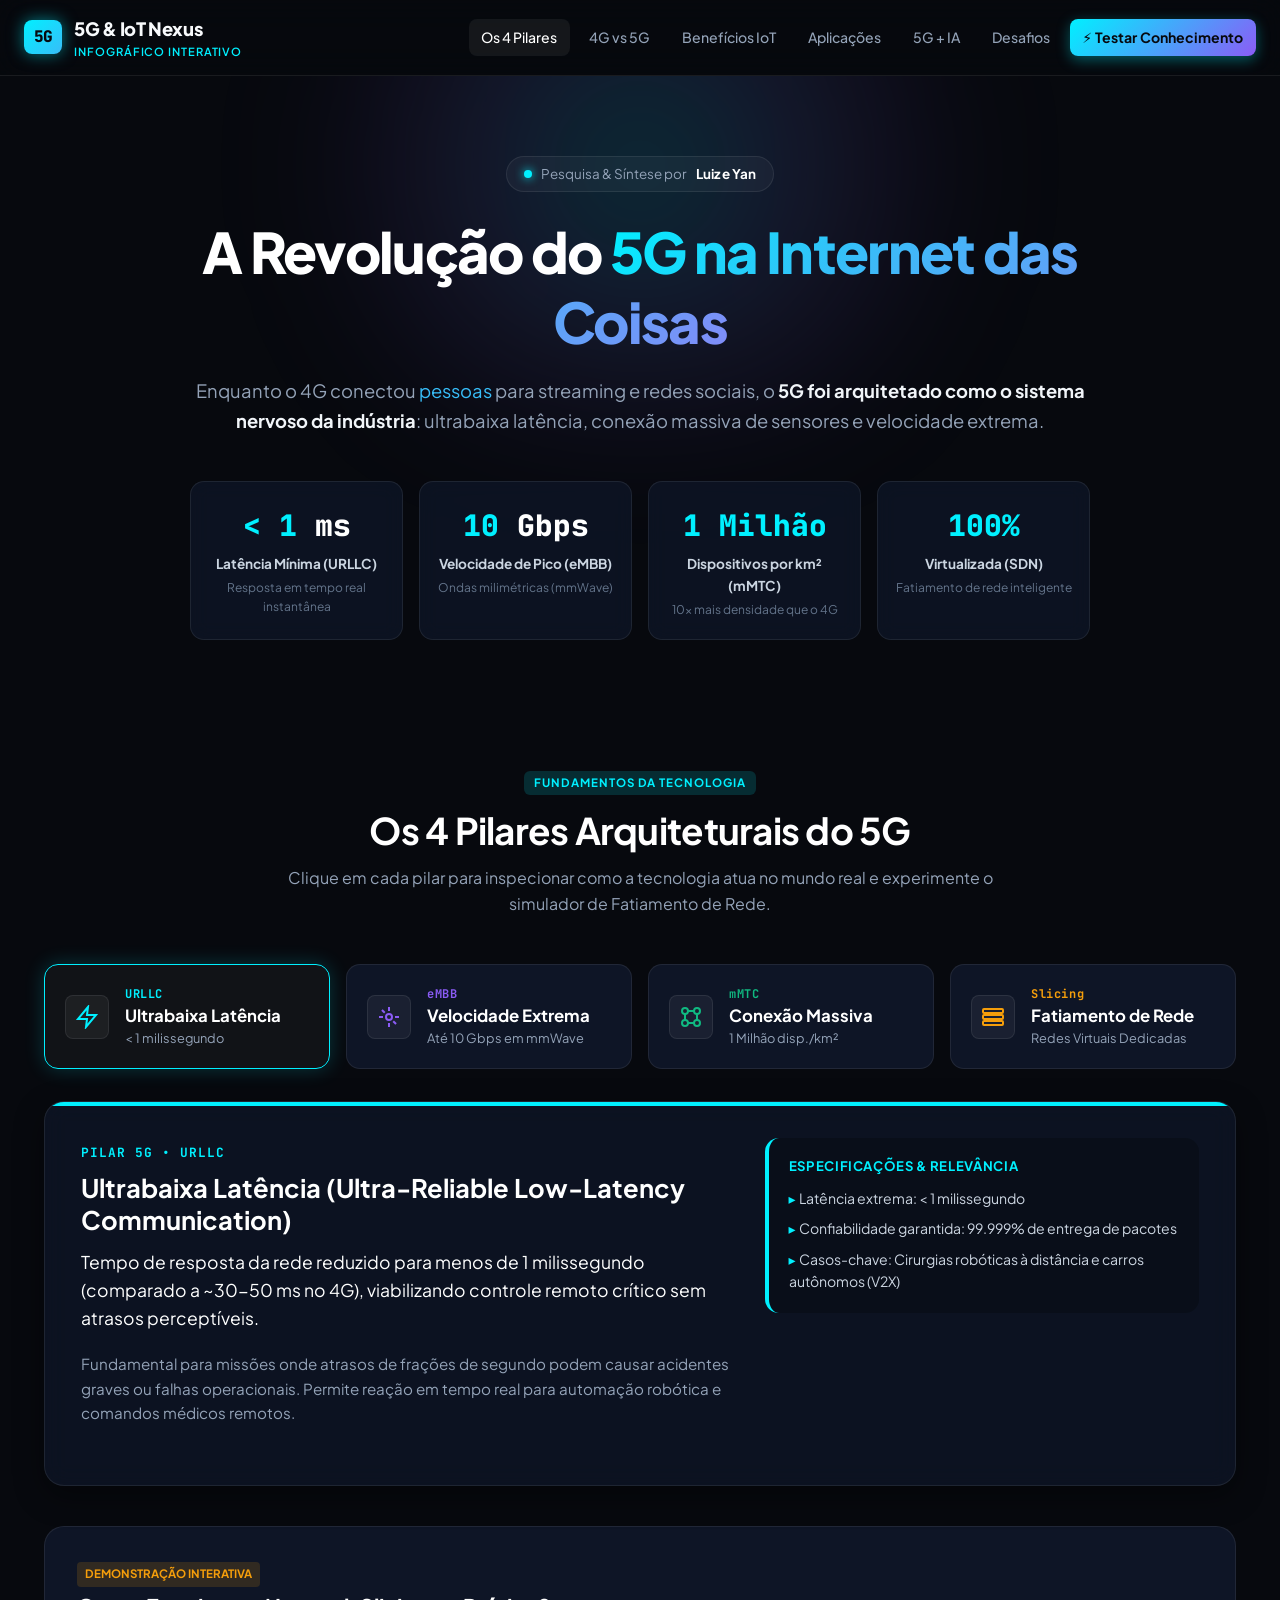
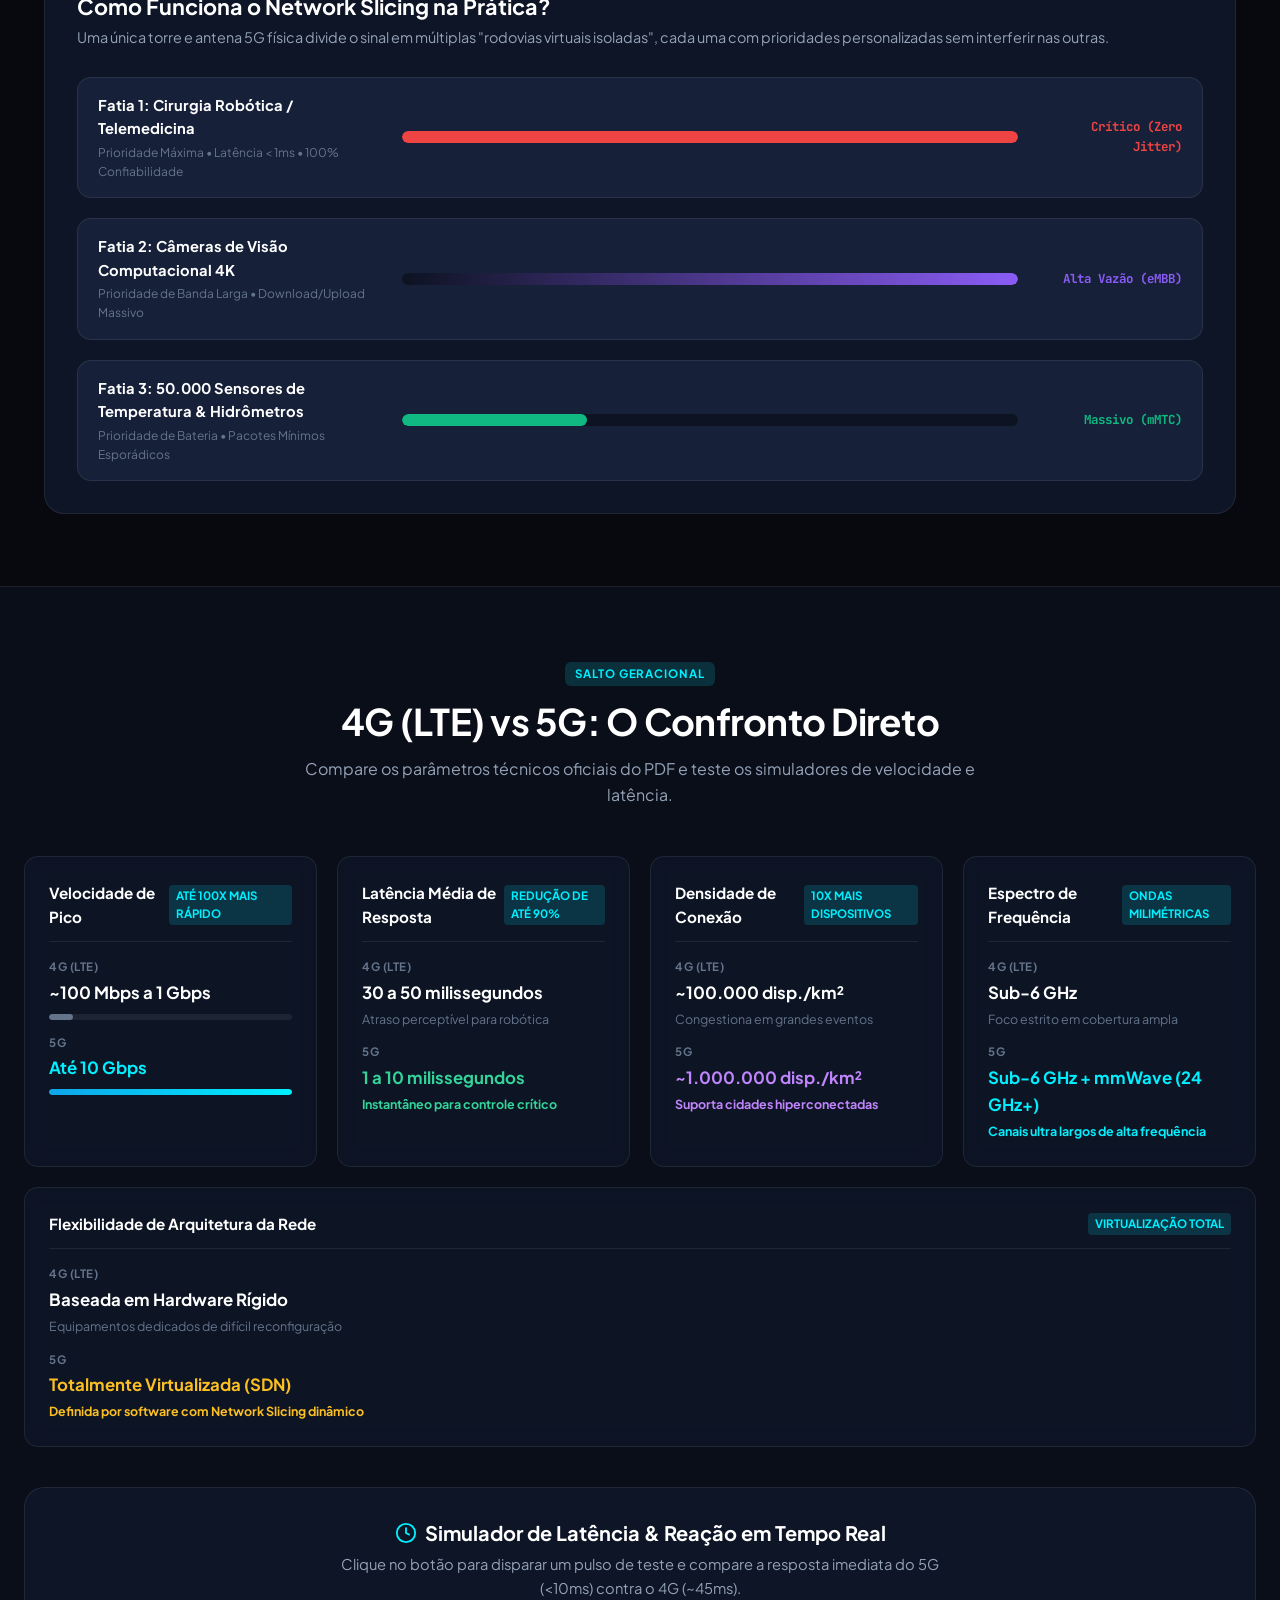
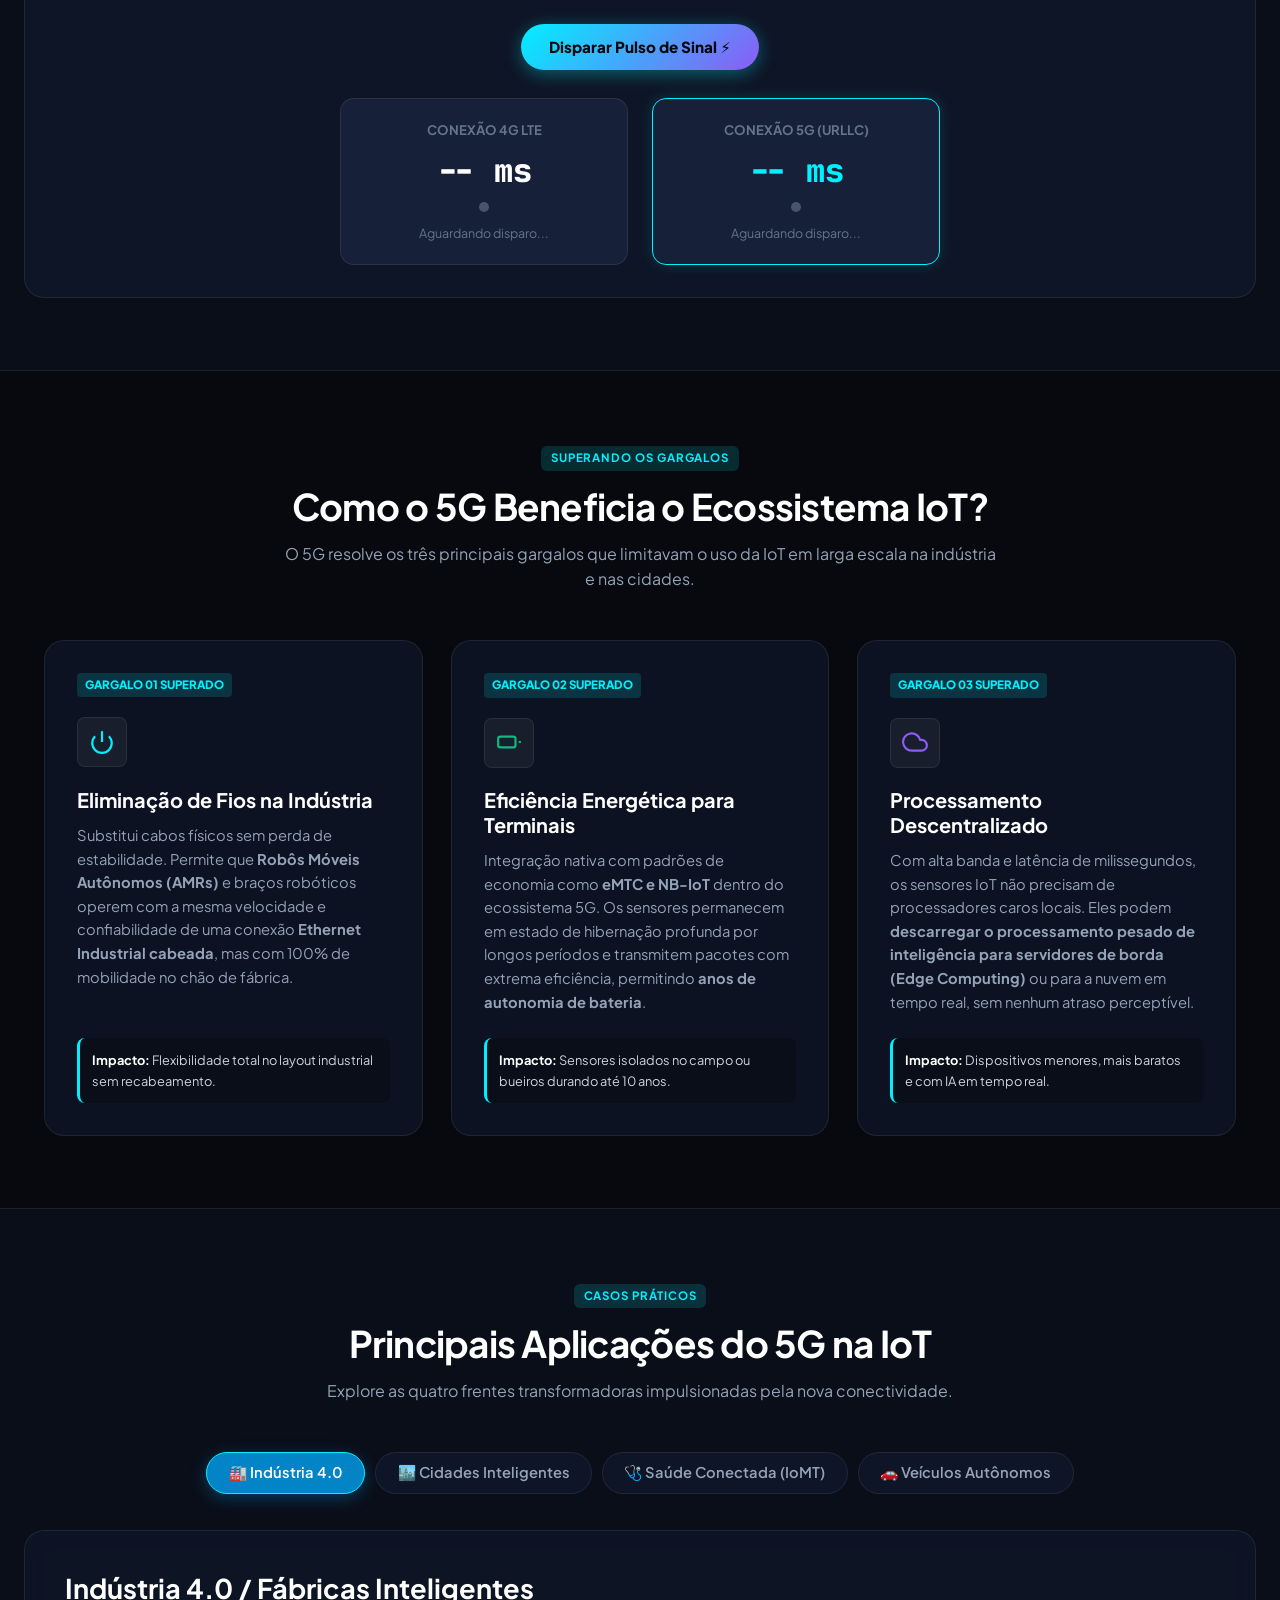
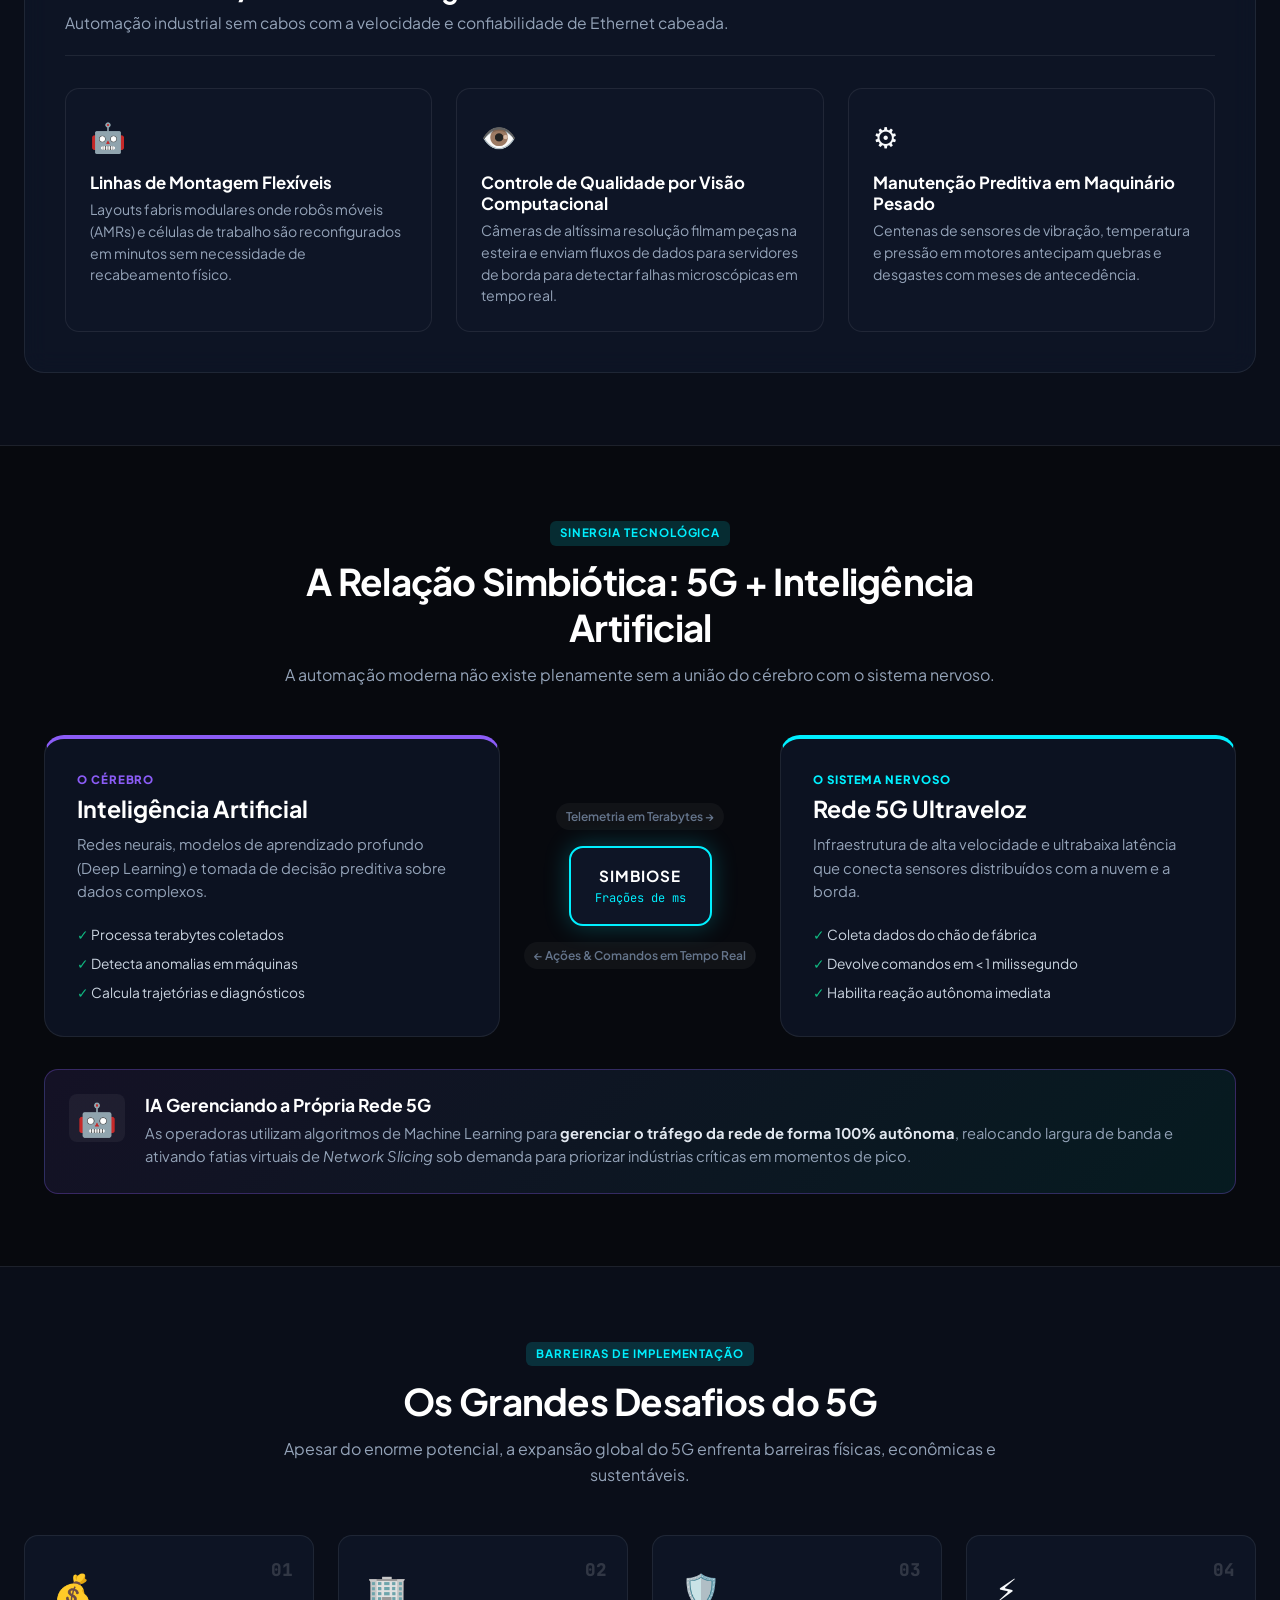
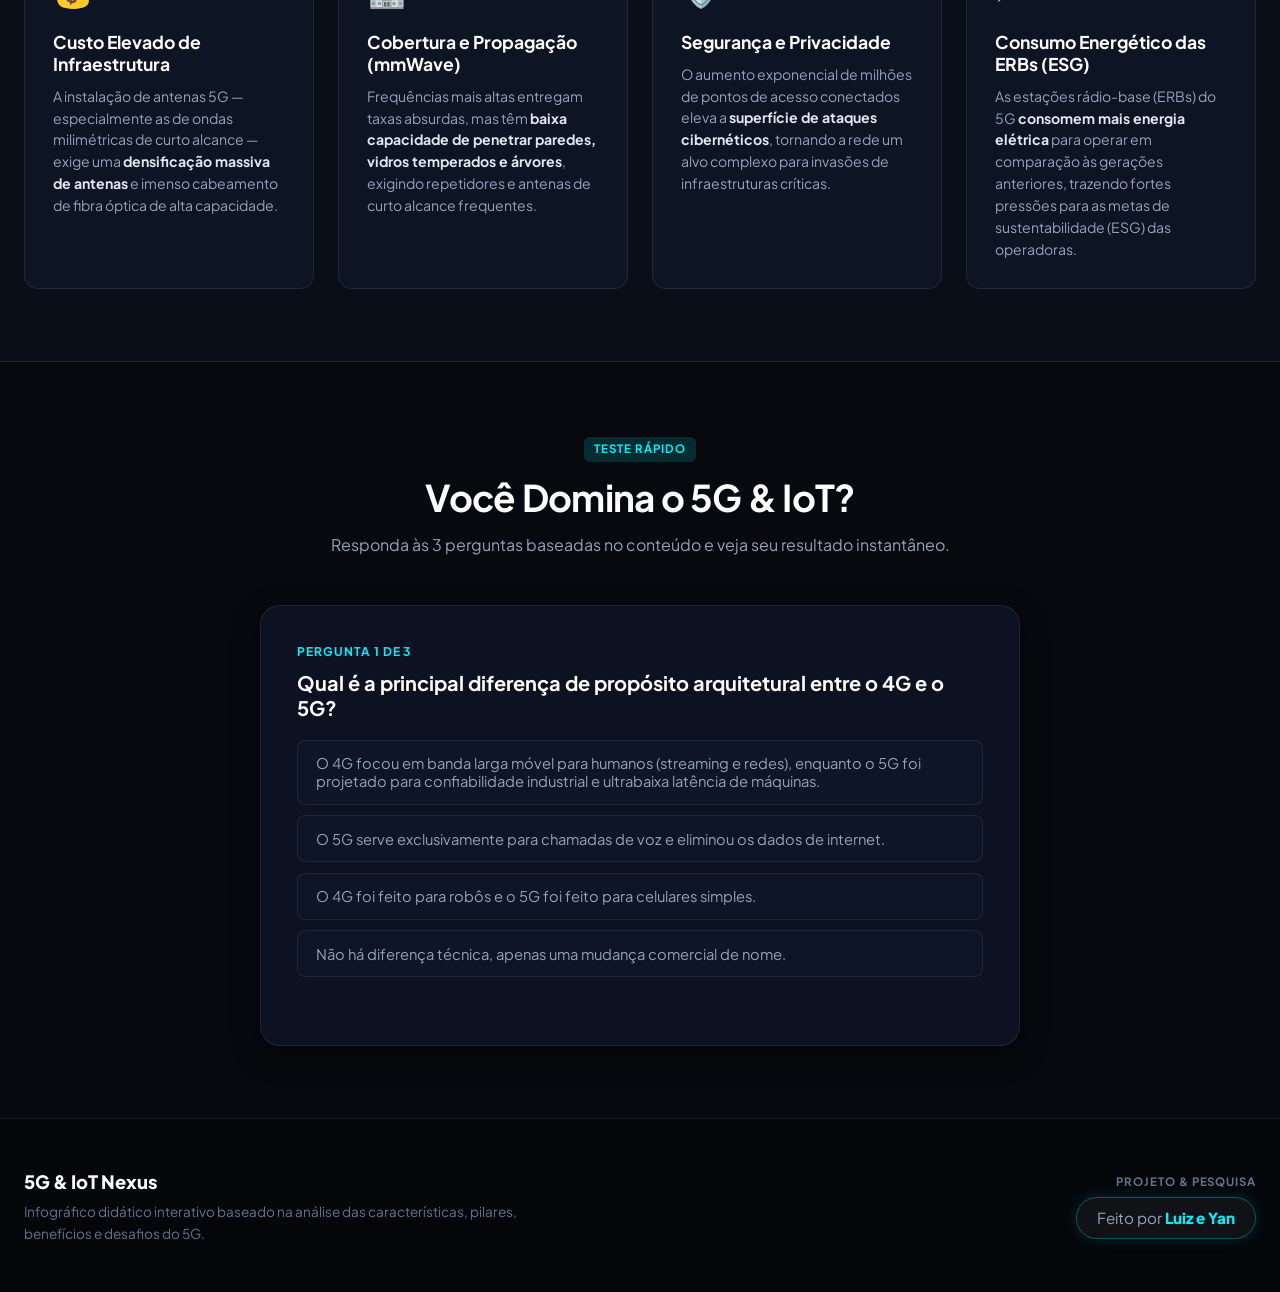
<file: index.html>
<!DOCTYPE html>
<html lang="pt-BR">
<head>
  <meta charset="UTF-8">
  <meta name="viewport" content="width=device-width, initial-scale=1.0">
  <title>5G & IoT: O Futuro da Conectividade Inteligente</title>
  <link rel="preconnect" href="https://fonts.googleapis.com">
  <link rel="preconnect" href="https://fonts.gstatic.com" crossorigin>
  <link href="https://fonts.googleapis.com/css2?family=Plus+Jakarta+Sans:wght@300;400;500;600;700;800&family=JetBrains+Mono:wght@400;600;700&display=swap" rel="stylesheet">
  <link rel="stylesheet" href="style.css">
</head>
<body>
  <!-- Header / Navigation -->
  <header class="site-header">
    <div class="header-container">
      <div class="brand">
        <div class="brand-badge-5g">5G</div>
        <div>
          <span class="brand-title">5G & IoT Nexus</span>
          <span class="brand-sub">Infográfico Interativo</span>
        </div>
      </div>

      <nav class="nav-links">
        <a href="#pilares" class="nav-link active">Os 4 Pilares</a>
        <a href="#comparador" class="nav-link">4G vs 5G</a>
        <a href="#beneficios" class="nav-link">Benefícios IoT</a>
        <a href="#aplicacoes" class="nav-link">Aplicações</a>
        <a href="#simbiose" class="nav-link">5G + IA</a>
        <a href="#desafios" class="nav-link">Desafios</a>
        <a href="#quiz" class="nav-link nav-btn">⚡ Testar Conhecimento</a>
      </nav>
    </div>
  </header>

  <!-- Hero Section -->
  <section class="hero-section">
    <div class="hero-radial-glow"></div>
    <div class="hero-content">
      <div class="author-pill">
        <span class="pulse-indicator"></span>
        Pesquisa & Síntese por <strong>Luiz e Yan</strong>
      </div>
      <h1 class="hero-title">
        A Revolução do <span class="gradient-cyan">5G na Internet das Coisas</span>
      </h1>
      <p class="hero-subtitle">
        Enquanto o 4G conectou <em>pessoas</em> para streaming e redes sociais, o <strong>5G foi arquitetado como o sistema nervoso da indústria</strong>: ultrabaixa latência, conexão massiva de sensores e velocidade extrema.
      </p>

      <!-- Key Metrics Counters -->
      <div class="kpi-grid">
        <div class="kpi-card">
          <div class="kpi-value"><span class="kpi-accent">< 1</span> ms</div>
          <div class="kpi-label">Latência Mínima (URLLC)</div>
          <div class="kpi-detail">Resposta em tempo real instantânea</div>
        </div>
        <div class="kpi-card">
          <div class="kpi-value"><span class="kpi-accent">10</span> Gbps</div>
          <div class="kpi-label">Velocidade de Pico (eMBB)</div>
          <div class="kpi-detail">Ondas milimétricas (mmWave)</div>
        </div>
        <div class="kpi-card">
          <div class="kpi-value"><span class="kpi-accent">1 Milhão</span></div>
          <div class="kpi-label">Dispositivos por km² (mMTC)</div>
          <div class="kpi-detail">10x mais densidade que o 4G</div>
        </div>
        <div class="kpi-card">
          <div class="kpi-value"><span class="kpi-accent">100%</span></div>
          <div class="kpi-label">Virtualizada (SDN)</div>
          <div class="kpi-detail">Fatiamento de rede inteligente</div>
        </div>
      </div>
    </div>
  </section>

  <!-- Section 1: Os 4 Pilares do 5G & Fatiamento de Rede -->
  <section id="pilares" class="content-section">
    <div class="section-heading">
      <span class="section-tag">Fundamentos da Tecnologia</span>
      <h2>Os 4 Pilares Arquiteturais do 5G</h2>
      <p>Clique em cada pilar para inspecionar como a tecnologia atua no mundo real e experimente o simulador de Fatiamento de Rede.</p>
    </div>

    <!-- Interactive Pillars Selector -->
    <div class="pillars-deck">
      <div class="pillar-btn active" data-pillar="urllc" style="--p-color: #00f0ff;">
        <div class="pillar-icon">
          <svg viewBox="0 0 24 24" fill="none" stroke="currentColor" stroke-width="2">
            <polygon points="13 2 3 14 12 14 11 22 21 10 12 10 13 2"></polygon>
          </svg>
        </div>
        <div>
          <span class="pillar-abbr">URLLC</span>
          <h4>Ultrabaixa Latência</h4>
          <span class="pillar-sub">< 1 milissegundo</span>
        </div>
      </div>

      <div class="pillar-btn" data-pillar="embb" style="--p-color: #8b5cf6;">
        <div class="pillar-icon">
          <svg viewBox="0 0 24 24" fill="none" stroke="currentColor" stroke-width="2">
            <line x1="12" y1="2" x2="12" y2="6"></line>
            <line x1="12" y1="18" x2="12" y2="22"></line>
            <line x1="4.93" y1="4.93" x2="7.76" y2="7.76"></line>
            <line x1="16.24" y1="16.24" x2="19.07" y2="19.07"></line>
            <line x1="2" y1="12" x2="6" y2="12"></line>
            <line x1="18" y1="12" x2="22" y2="12"></line>
            <circle cx="12" cy="12" r="3"></circle>
          </svg>
        </div>
        <div>
          <span class="pillar-abbr">eMBB</span>
          <h4>Velocidade Extrema</h4>
          <span class="pillar-sub">Até 10 Gbps em mmWave</span>
        </div>
      </div>

      <div class="pillar-btn" data-pillar="mmtc" style="--p-color: #10b981;">
        <div class="pillar-icon">
          <svg viewBox="0 0 24 24" fill="none" stroke="currentColor" stroke-width="2">
            <circle cx="6" cy="6" r="3"></circle>
            <circle cx="18" cy="6" r="3"></circle>
            <circle cx="6" cy="18" r="3"></circle>
            <circle cx="18" cy="18" r="3"></circle>
            <line x1="9" y1="6" x2="15" y2="6"></line>
            <line x1="9" y1="18" x2="15" y2="18"></line>
            <line x1="6" y1="9" x2="6" y2="15"></line>
            <line x1="18" y1="9" x2="18" y2="15"></line>
          </svg>
        </div>
        <div>
          <span class="pillar-abbr">mMTC</span>
          <h4>Conexão Massiva</h4>
          <span class="pillar-sub">1 Milhão disp./km²</span>
        </div>
      </div>

      <div class="pillar-btn" data-pillar="slicing" style="--p-color: #f59e0b;">
        <div class="pillar-icon">
          <svg viewBox="0 0 24 24" fill="none" stroke="currentColor" stroke-width="2">
            <rect x="2" y="4" width="20" height="4" rx="1"></rect>
            <rect x="2" y="10" width="20" height="4" rx="1"></rect>
            <rect x="2" y="16" width="20" height="4" rx="1"></rect>
          </svg>
        </div>
        <div>
          <span class="pillar-abbr">Slicing</span>
          <h4>Fatiamento de Rede</h4>
          <span class="pillar-sub">Redes Virtuais Dedicadas</span>
        </div>
      </div>
    </div>

    <!-- Active Pillar Detail Viewer -->
    <div class="pillar-display-card" id="pillarDisplayCard">
      <!-- Injected via JavaScript -->
    </div>

    <!-- Network Slicing Interactive Interactive Demo -->
    <div class="slicing-simulator">
      <div class="slicing-header">
        <div class="slice-badge">Demonstração Interativa</div>
        <h3>Como Funciona o Network Slicing na Prática?</h3>
        <p>Uma única torre e antena 5G física divide o sinal em múltiplas "rodovias virtuais isoladas", cada uma com prioridades personalizadas sem interferir nas outras.</p>
      </div>

      <div class="slices-wrapper">
        <div class="slice-row" style="--s-accent: #ef4444;">
          <div class="slice-meta">
            <span class="slice-title">Fatia 1: Cirurgia Robótica / Telemedicina</span>
            <span class="slice-req">Prioridade Máxima • Latência < 1ms • 100% Confiabilidade</span>
          </div>
          <div class="slice-track">
            <div class="slice-stream fast-pulse"></div>
          </div>
          <div class="slice-status">Crítico (Zero Jitter)</div>
        </div>

        <div class="slice-row" style="--s-accent: #8b5cf6;">
          <div class="slice-meta">
            <span class="slice-title">Fatia 2: Câmeras de Visão Computacional 4K</span>
            <span class="slice-req">Prioridade de Banda Larga • Download/Upload Massivo</span>
          </div>
          <div class="slice-track">
            <div class="slice-stream high-bw"></div>
          </div>
          <div class="slice-status">Alta Vazão (eMBB)</div>
        </div>

        <div class="slice-row" style="--s-accent: #10b981;">
          <div class="slice-meta">
            <span class="slice-title">Fatia 3: 50.000 Sensores de Temperatura & Hidrômetros</span>
            <span class="slice-req">Prioridade de Bateria • Pacotes Mínimos Esporádicos</span>
          </div>
          <div class="slice-track">
            <div class="slice-stream low-freq"></div>
          </div>
          <div class="slice-status">Massivo (mMTC)</div>
        </div>
      </div>
    </div>
  </section>

  <!-- Section 2: Duelo Comparativo Interativo (4G LTE vs 5G) -->
  <section id="comparador" class="content-section bg-contrast">
    <div class="section-heading">
      <span class="section-tag">Salto Geracional</span>
      <h2>4G (LTE) vs 5G: O Confronto Direto</h2>
      <p>Compare os parâmetros técnicos oficiais do PDF e teste os simuladores de velocidade e latência.</p>
    </div>

    <!-- Comparative Matrix Cards -->
    <div class="comparison-grid">
      <!-- Criteria 1 -->
      <div class="comp-box">
        <div class="comp-header">
          <span class="comp-label">Velocidade de Pico</span>
          <span class="comp-mult">Até 100x mais rápido</span>
        </div>
        <div class="comp-duo">
          <div class="spec-side spec-4g">
            <span class="spec-gen">4G (LTE)</span>
            <span class="spec-val">~100 Mbps a 1 Gbps</span>
            <div class="bar-limit"><div class="bar-fill" style="width: 10%;"></div></div>
          </div>
          <div class="spec-side spec-5g">
            <span class="spec-gen">5G</span>
            <span class="spec-val highlight-cyan">Até 10 Gbps</span>
            <div class="bar-limit"><div class="bar-fill" style="width: 100%;"></div></div>
          </div>
        </div>
      </div>

      <!-- Criteria 2 -->
      <div class="comp-box">
        <div class="comp-header">
          <span class="comp-label">Latência Média de Resposta</span>
          <span class="comp-mult">Redução de até 90%</span>
        </div>
        <div class="comp-duo">
          <div class="spec-side spec-4g">
            <span class="spec-gen">4G (LTE)</span>
            <span class="spec-val">30 a 50 milissegundos</span>
            <small class="comp-note">Atraso perceptível para robótica</small>
          </div>
          <div class="spec-side spec-5g">
            <span class="spec-gen">5G</span>
            <span class="spec-val highlight-emerald">1 a 10 milissegundos</span>
            <small class="comp-note highlight-emerald">Instantâneo para controle crítico</small>
          </div>
        </div>
      </div>

      <!-- Criteria 3 -->
      <div class="comp-box">
        <div class="comp-header">
          <span class="comp-label">Densidade de Conexão</span>
          <span class="comp-mult">10x mais dispositivos</span>
        </div>
        <div class="comp-duo">
          <div class="spec-side spec-4g">
            <span class="spec-gen">4G (LTE)</span>
            <span class="spec-val">~100.000 disp./km²</span>
            <small class="comp-note">Congestiona em grandes eventos</small>
          </div>
          <div class="spec-side spec-5g">
            <span class="spec-gen">5G</span>
            <span class="spec-val highlight-purple">~1.000.000 disp./km²</span>
            <small class="comp-note highlight-purple">Suporta cidades hiperconectadas</small>
          </div>
        </div>
      </div>

      <!-- Criteria 4 -->
      <div class="comp-box">
        <div class="comp-header">
          <span class="comp-label">Espectro de Frequência</span>
          <span class="comp-mult">Ondas Milimétricas</span>
        </div>
        <div class="comp-duo">
          <div class="spec-side spec-4g">
            <span class="spec-gen">4G (LTE)</span>
            <span class="spec-val">Sub-6 GHz</span>
            <small class="comp-note">Foco estrito em cobertura ampla</small>
          </div>
          <div class="spec-side spec-5g">
            <span class="spec-gen">5G</span>
            <span class="spec-val highlight-cyan">Sub-6 GHz + mmWave (24 GHz+)</span>
            <small class="comp-note highlight-cyan">Canais ultra largos de alta frequência</small>
          </div>
        </div>
      </div>

      <!-- Criteria 5 -->
      <div class="comp-box comp-full">
        <div class="comp-header">
          <span class="comp-label">Flexibilidade de Arquitetura da Rede</span>
          <span class="comp-mult">Virtualização Total</span>
        </div>
        <div class="comp-duo">
          <div class="spec-side spec-4g">
            <span class="spec-gen">4G (LTE)</span>
            <span class="spec-val">Baseada em Hardware Rígido</span>
            <small class="comp-note">Equipamentos dedicados de difícil reconfiguração</small>
          </div>
          <div class="spec-side spec-5g">
            <span class="spec-gen">5G</span>
            <span class="spec-val highlight-amber">Totalmente Virtualizada (SDN)</span>
            <small class="comp-note highlight-amber">Definida por software com Network Slicing dinâmico</small>
          </div>
        </div>
      </div>
    </div>

    <!-- Live Interactive Ping & Speed Test Simulator -->
    <div class="ping-simulator">
      <div class="ping-sim-title">
        <svg viewBox="0 0 24 24" fill="none" stroke="currentColor" stroke-width="2">
          <circle cx="12" cy="12" r="10"></circle>
          <polyline points="12 6 12 12 16 14"></polyline>
        </svg>
        <h4>Simulador de Latência & Reação em Tempo Real</h4>
      </div>
      <p class="ping-sim-desc">Clique no botão para disparar um pulso de teste e compare a resposta imediata do 5G (<10ms) contra o 4G (~45ms).</p>

      <div class="ping-action-area">
        <button id="btnRunPing" class="btn-pulse">Disparar Pulso de Sinal ⚡</button>
      </div>

      <div class="ping-results-grid">
        <div class="ping-box" id="boxPing4G">
          <span class="ping-name">Conexão 4G LTE</span>
          <div class="ping-number" id="valPing4G">-- ms</div>
          <div class="ping-indicator"><span class="ping-dot" id="dotPing4G"></span></div>
          <small class="ping-status" id="statusPing4G">Aguardando disparo...</small>
        </div>

        <div class="ping-box ping-5g-box" id="boxPing5G">
          <span class="ping-name">Conexão 5G (URLLC)</span>
          <div class="ping-number" id="valPing5G">-- ms</div>
          <div class="ping-indicator"><span class="ping-dot" id="dotPing5G"></span></div>
          <small class="ping-status" id="statusPing5G">Aguardando disparo...</small>
        </div>
      </div>
    </div>
  </section>

  <!-- Section 3: Como o 5G Beneficia a IoT -->
  <section id="beneficios" class="content-section">
    <div class="section-heading">
      <span class="section-tag">Superando os Gargalos</span>
      <h2>Como o 5G Beneficia o Ecossistema IoT?</h2>
      <p>O 5G resolve os três principais gargalos que limitavam o uso da IoT em larga escala na indústria e nas cidades.</p>
    </div>

    <div class="benefits-grid">
      <!-- Benefit 1 -->
      <div class="benefit-card">
        <div class="benefit-badge">Gargalo 01 Superado</div>
        <div class="benefit-icon-box" style="--b-color: #00f0ff;">
          <svg viewBox="0 0 24 24" fill="none" stroke="currentColor" stroke-width="2">
            <path d="M18.36 6.64a9 9 0 1 1-12.73 0"></path>
            <line x1="12" y1="2" x2="12" y2="12"></line>
          </svg>
        </div>
        <h3>Eliminação de Fios na Indústria</h3>
        <p>
          Substitui cabos físicos sem perda de estabilidade. Permite que <strong>Robôs Móveis Autônomos (AMRs)</strong> e braços robóticos operem com a mesma velocidade e confiabilidade de uma conexão <strong>Ethernet Industrial cabeada</strong>, mas com 100% de mobilidade no chão de fábrica.
        </p>
        <div class="benefit-impact">
          <span>Impacto:</span> Flexibilidade total no layout industrial sem recabeamento.
        </div>
      </div>

      <!-- Benefit 2 -->
      <div class="benefit-card">
        <div class="benefit-badge">Gargalo 02 Superado</div>
        <div class="benefit-icon-box" style="--b-color: #10b981;">
          <svg viewBox="0 0 24 24" fill="none" stroke="currentColor" stroke-width="2">
            <rect x="2" y="7" width="16" height="10" rx="2" ry="2"></rect>
            <line x1="22" y1="11" x2="22" y2="13"></line>
          </svg>
        </div>
        <h3>Eficiência Energética para Terminais</h3>
        <p>
          Integração nativa com padrões de economia como <strong>eMTC e NB-IoT</strong> dentro do ecossistema 5G. Os sensores permanecem em estado de hibernação profunda por longos períodos e transmitem pacotes com extrema eficiência, permitindo <strong>anos de autonomia de bateria</strong>.
        </p>
        <div class="benefit-impact">
          <span>Impacto:</span> Sensores isolados no campo ou bueiros durando até 10 anos.
        </div>
      </div>

      <!-- Benefit 3 -->
      <div class="benefit-card">
        <div class="benefit-badge">Gargalo 03 Superado</div>
        <div class="benefit-icon-box" style="--b-color: #8b5cf6;">
          <svg viewBox="0 0 24 24" fill="none" stroke="currentColor" stroke-width="2">
            <path d="M18 10h-1.26A8 8 0 1 0 9 20h9a5 5 0 0 0 0-10z"></path>
          </svg>
        </div>
        <h3>Processamento Descentralizado</h3>
        <p>
          Com alta banda e latência de milissegundos, os sensores IoT não precisam de processadores caros locais. Eles podem <strong>descarregar o processamento pesado de inteligência para servidores de borda (Edge Computing)</strong> ou para a nuvem em tempo real, sem nenhum atraso perceptível.
        </p>
        <div class="benefit-impact">
          <span>Impacto:</span> Dispositivos menores, mais baratos e com IA em tempo real.
        </div>
      </div>
    </div>
  </section>

  <!-- Section 4: Principais Aplicações no Mundo Real -->
  <section id="aplicacoes" class="content-section bg-contrast">
    <div class="section-heading">
      <span class="section-tag">Casos Práticos</span>
      <h2>Principais Aplicações do 5G na IoT</h2>
      <p>Explore as quatro frentes transformadoras impulsionadas pela nova conectividade.</p>
    </div>

    <!-- Application Category Tabs -->
    <div class="app-tabs">
      <button class="app-tab active" data-app="industria">🏭 Indústria 4.0</button>
      <button class="app-tab" data-app="cidades">🏙️ Cidades Inteligentes</button>
      <button class="app-tab" data-app="saude">🩺 Saúde Conectada (IoMT)</button>
      <button class="app-tab" data-app="veiculos">🚗 Veículos Autônomos</button>
    </div>

    <div class="app-panels" id="appPanels">
      <!-- Injected by script.js -->
    </div>
  </section>

  <!-- Section 5: A Simbiose 5G + Inteligência Artificial & Automação -->
  <section id="simbiose" class="content-section">
    <div class="section-heading">
      <span class="section-tag">Sinergia Tecnológica</span>
      <h2>A Relação Simbiótica: 5G + Inteligência Artificial</h2>
      <p>A automação moderna não existe plenamente sem a união do cérebro com o sistema nervoso.</p>
    </div>

    <div class="symbiosis-container">
      <div class="symbiosis-visual">
        <div class="symbiosis-card card-brain">
          <div class="symbiosis-header">
            <span class="symbiosis-tag">O Cérebro</span>
            <h3>Inteligência Artificial</h3>
          </div>
          <div class="symbiosis-desc">
            Redes neurais, modelos de aprendizado profundo (Deep Learning) e tomada de decisão preditiva sobre dados complexos.
          </div>
          <ul class="symbiosis-list">
            <li>Processa terabytes coletados</li>
            <li>Detecta anomalias em máquinas</li>
            <li>Calcula trajetórias e diagnósticos</li>
          </ul>
        </div>

        <div class="symbiosis-bridge">
          <div class="bridge-flow left-to-right">
            <span>Telemetria em Terabytes →</span>
          </div>
          <div class="bridge-core">
            <div class="core-pulse"></div>
            <strong>SIMBIOSE</strong>
            <small>Frações de ms</small>
          </div>
          <div class="bridge-flow right-to-left">
            <span>← Ações & Comandos em Tempo Real</span>
          </div>
        </div>

        <div class="symbiosis-card card-nerve">
          <div class="symbiosis-header">
            <span class="symbiosis-tag">O Sistema Nervoso</span>
            <h3>Rede 5G Ultraveloz</h3>
          </div>
          <div class="symbiosis-desc">
            Infraestrutura de alta velocidade e ultrabaixa latência que conecta sensores distribuídos com a nuvem e a borda.
          </div>
          <ul class="symbiosis-list">
            <li>Coleta dados do chão de fábrica</li>
            <li>Devolve comandos em < 1 milissegundo</li>
            <li>Habilita reação autônoma imediata</li>
          </ul>
        </div>
      </div>

      <!-- Extra spotlight on AI in Network Management -->
      <div class="ai-mgmt-box">
        <div class="ai-mgmt-icon">🤖</div>
        <div>
          <h4>IA Gerenciando a Própria Rede 5G</h4>
          <p>
            As operadoras utilizam algoritmos de Machine Learning para <strong>gerenciar o tráfego da rede de forma 100% autônoma</strong>, realocando largura de banda e ativando fatias virtuais de <em>Network Slicing</em> sob demanda para priorizar indústrias críticas em momentos de pico.
          </p>
        </div>
      </div>
    </div>
  </section>

  <!-- Section 6: Desafios da Tecnologia -->
  <section id="desafios" class="content-section bg-contrast">
    <div class="section-heading">
      <span class="section-tag">Barreiras de Implementação</span>
      <h2>Os Grandes Desafios do 5G</h2>
      <p>Apesar do enorme potencial, a expansão global do 5G enfrenta barreiras físicas, econômicas e sustentáveis.</p>
    </div>

    <div class="challenges-grid">
      <!-- Challenge 1 -->
      <div class="challenge-card">
        <div class="challenge-num">01</div>
        <div class="challenge-icon">💰</div>
        <h4>Custo Elevado de Infraestrutura</h4>
        <p>A instalação de antenas 5G — especialmente as de ondas milimétricas de curto alcance — exige uma <strong>densificação massiva de antenas</strong> e imenso cabeamento de fibra óptica de alta capacidade.</p>
      </div>

      <!-- Challenge 2 -->
      <div class="challenge-card">
        <div class="challenge-num">02</div>
        <div class="challenge-icon">🏢</div>
        <h4>Cobertura e Propagação (mmWave)</h4>
        <p>Frequências mais altas entregam taxas absurdas, mas têm <strong>baixa capacidade de penetrar paredes, vidros temperados e árvores</strong>, exigindo repetidores e antenas de curto alcance frequentes.</p>
      </div>

      <!-- Challenge 3 -->
      <div class="challenge-card">
        <div class="challenge-num">03</div>
        <div class="challenge-icon">🛡️</div>
        <h4>Segurança e Privacidade</h4>
        <p>O aumento exponencial de milhões de pontos de acesso conectados eleva a <strong>superfície de ataques cibernéticos</strong>, tornando a rede um alvo complexo para invasões de infraestruturas críticas.</p>
      </div>

      <!-- Challenge 4 -->
      <div class="challenge-card">
        <div class="challenge-num">04</div>
        <div class="challenge-icon">⚡</div>
        <h4>Consumo Energético das ERBs (ESG)</h4>
        <p>As estações rádio-base (ERBs) do 5G <strong>consomem mais energia elétrica</strong> para operar em comparação às gerações anteriores, trazendo fortes pressões para as metas de sustentabilidade (ESG) das operadoras.</p>
      </div>
    </div>
  </section>

  <!-- Section 7: Quiz Interativo de Fixação -->
  <section id="quiz" class="content-section">
    <div class="section-heading">
      <span class="section-tag">Teste Rápido</span>
      <h2>Você Domina o 5G & IoT?</h2>
      <p>Responda às 3 perguntas baseadas no conteúdo e veja seu resultado instantâneo.</p>
    </div>

    <div class="quiz-container" id="quizContainer">
      <!-- Dynamic Quiz rendered by script.js -->
    </div>
  </section>

  <!-- Footer with Credits -->
  <footer class="site-footer">
    <div class="footer-container">
      <div class="footer-info">
        <div class="footer-title">5G & IoT Nexus</div>
        <p>Infográfico didático interativo baseado na análise das características, pilares, benefícios e desafios do 5G.</p>
      </div>

      <div class="footer-credits-box">
        <span class="credits-tag">Projeto & Pesquisa</span>
        <div class="authors-badge">
          Feito por <strong>Luiz e Yan</strong>
        </div>
      </div>
    </div>
  </footer>

  <script src="script.js"></script>
</body>
</html>
</file>
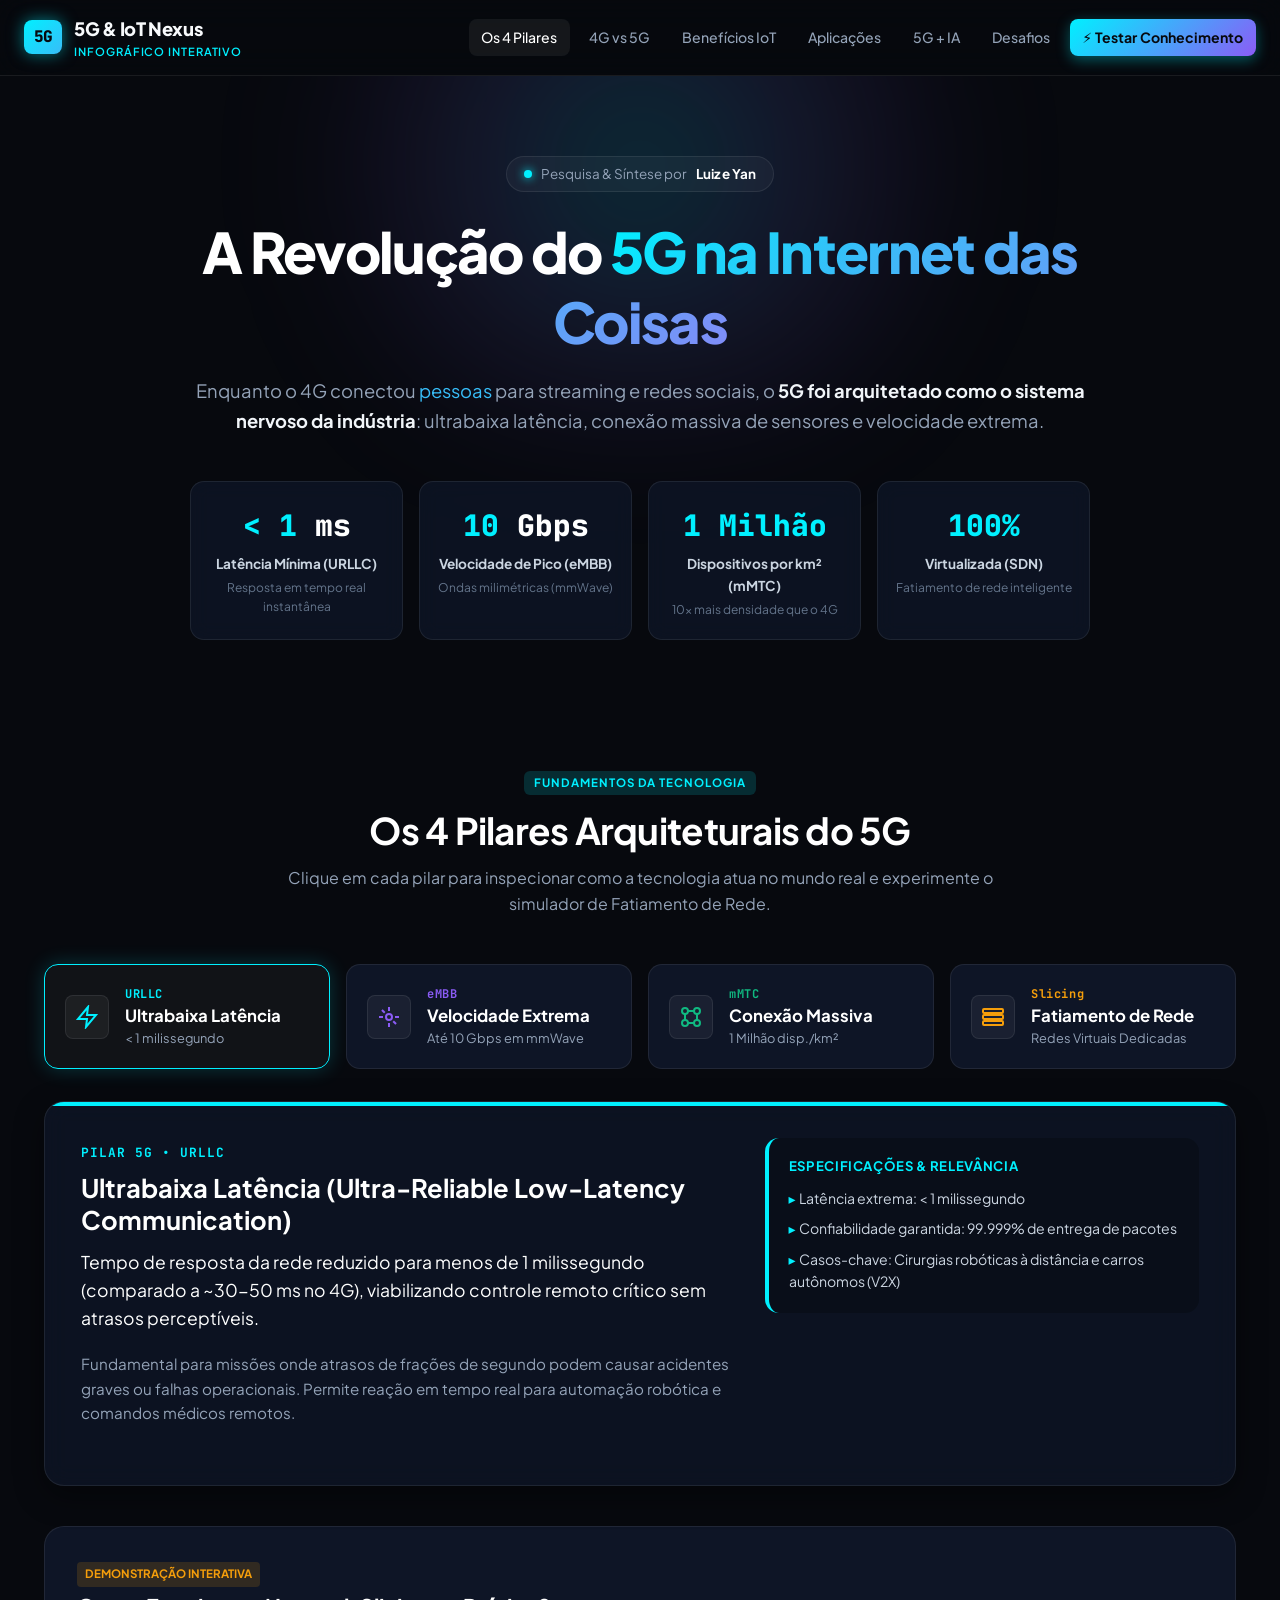
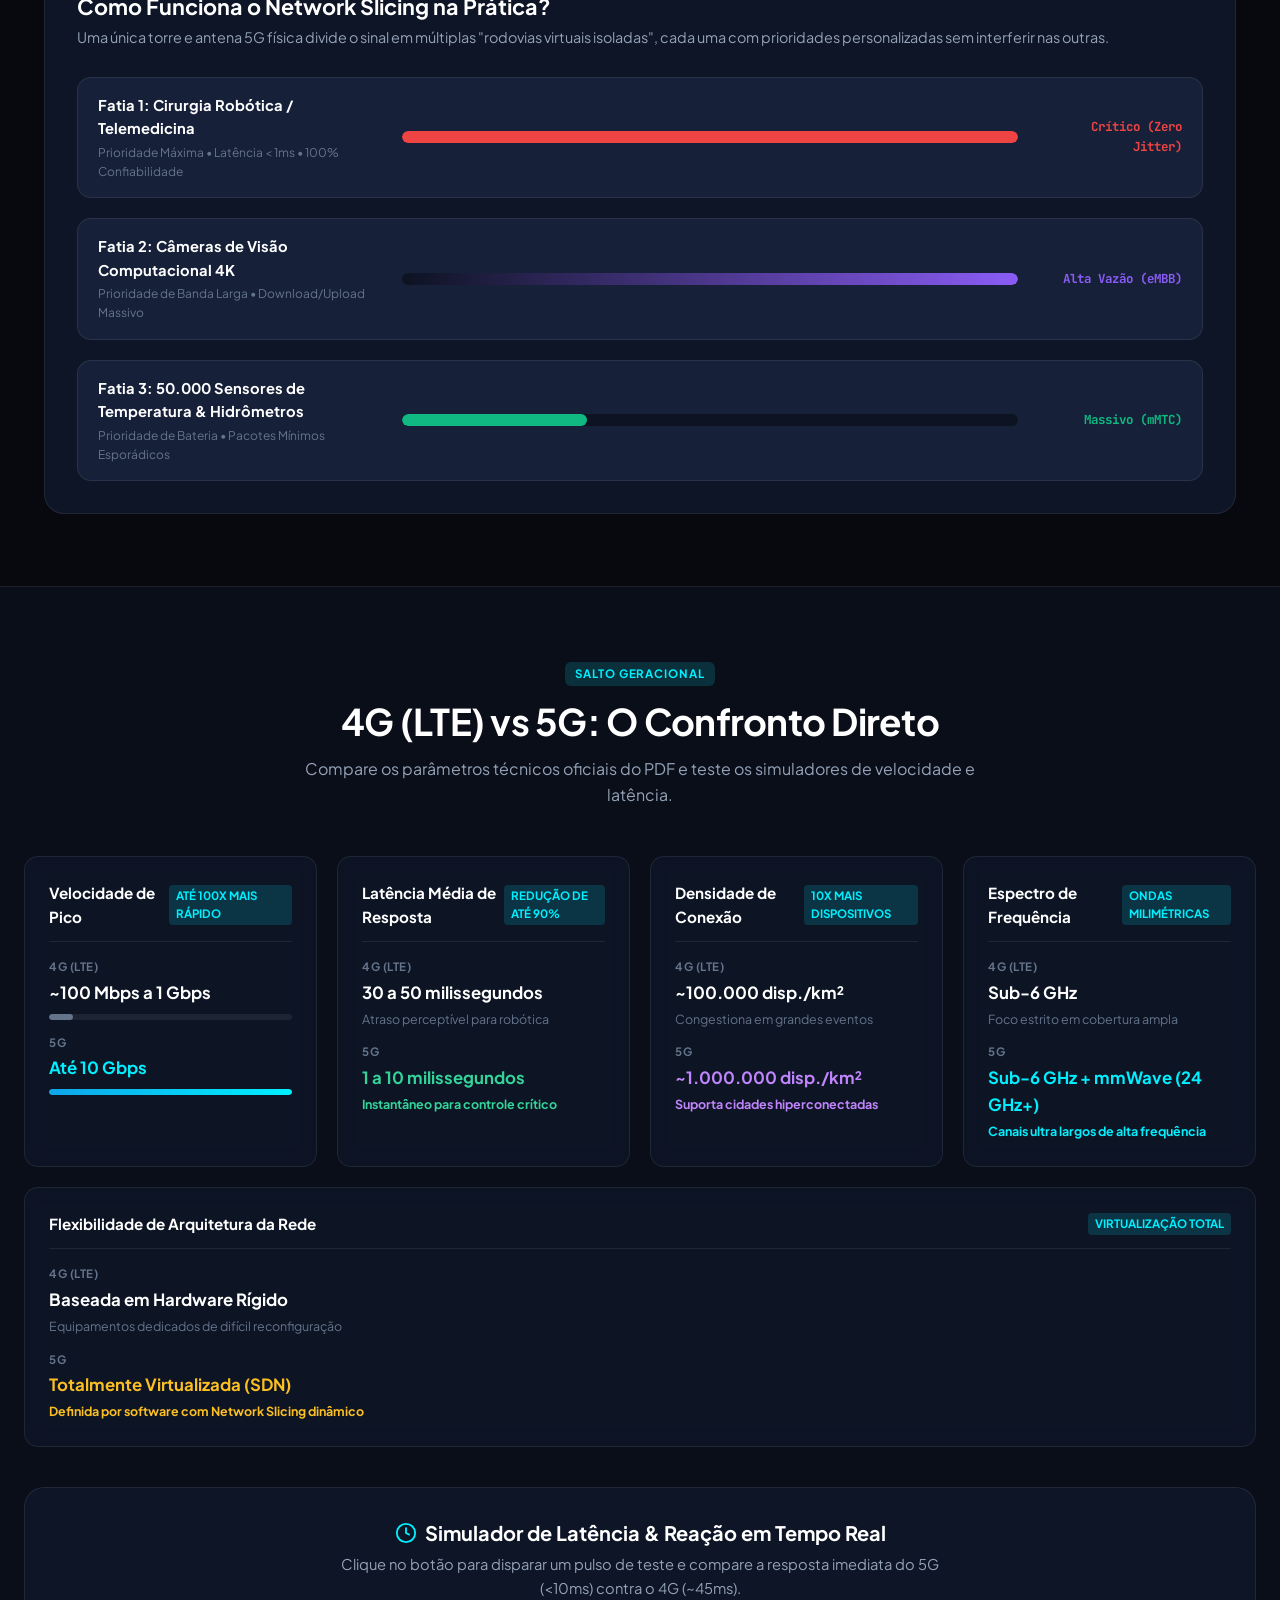
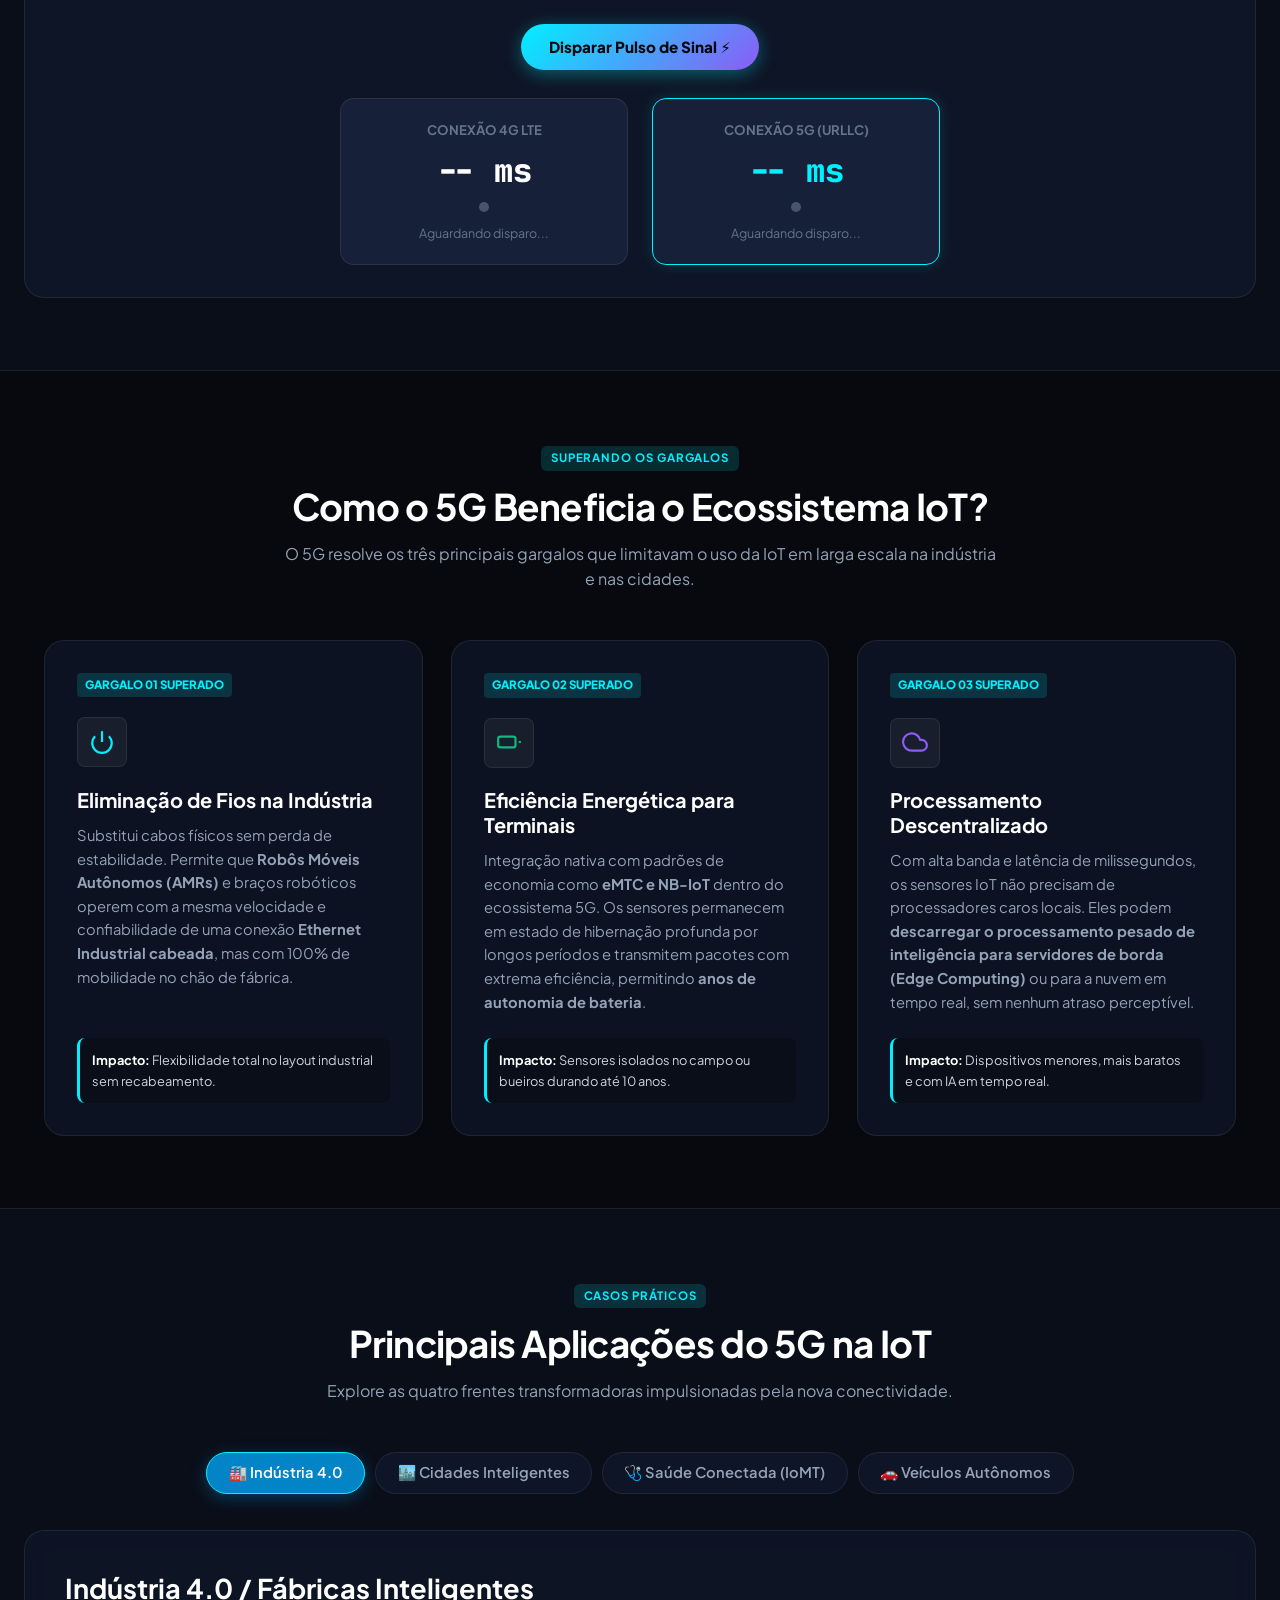
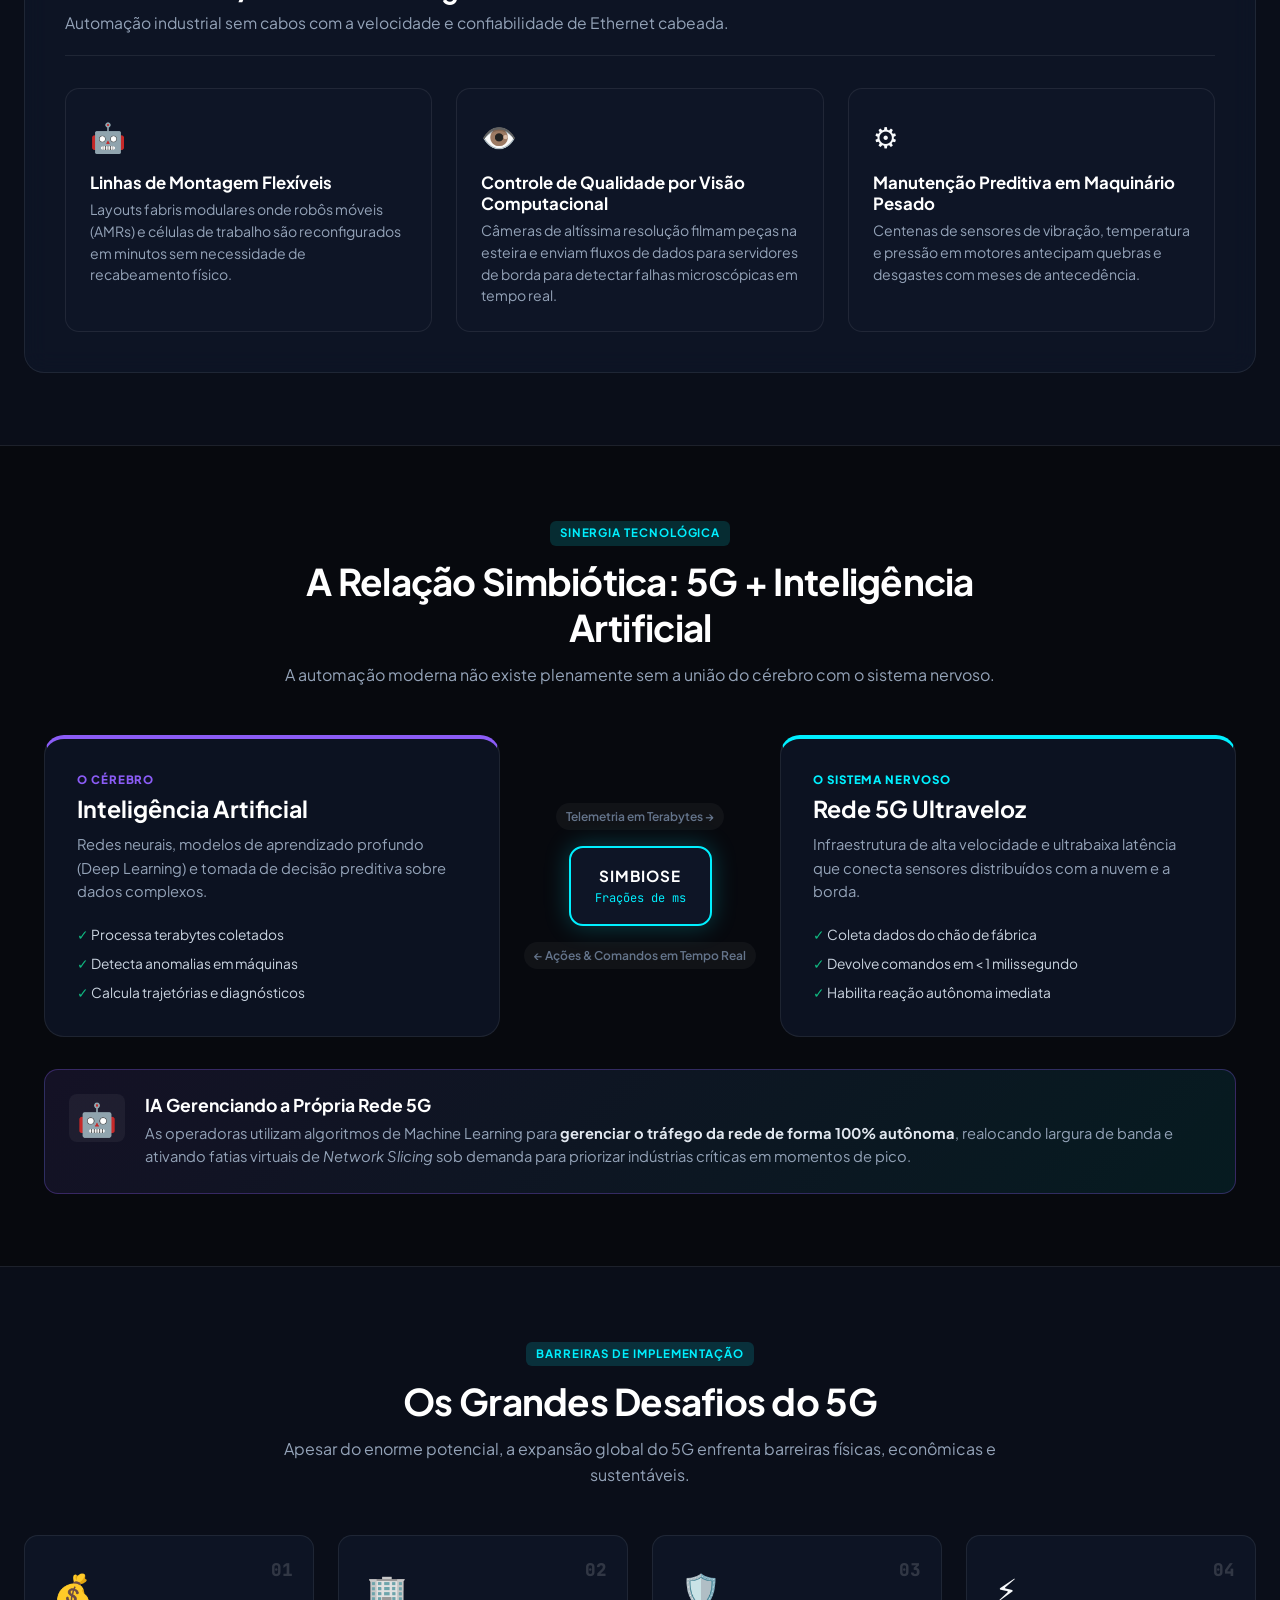
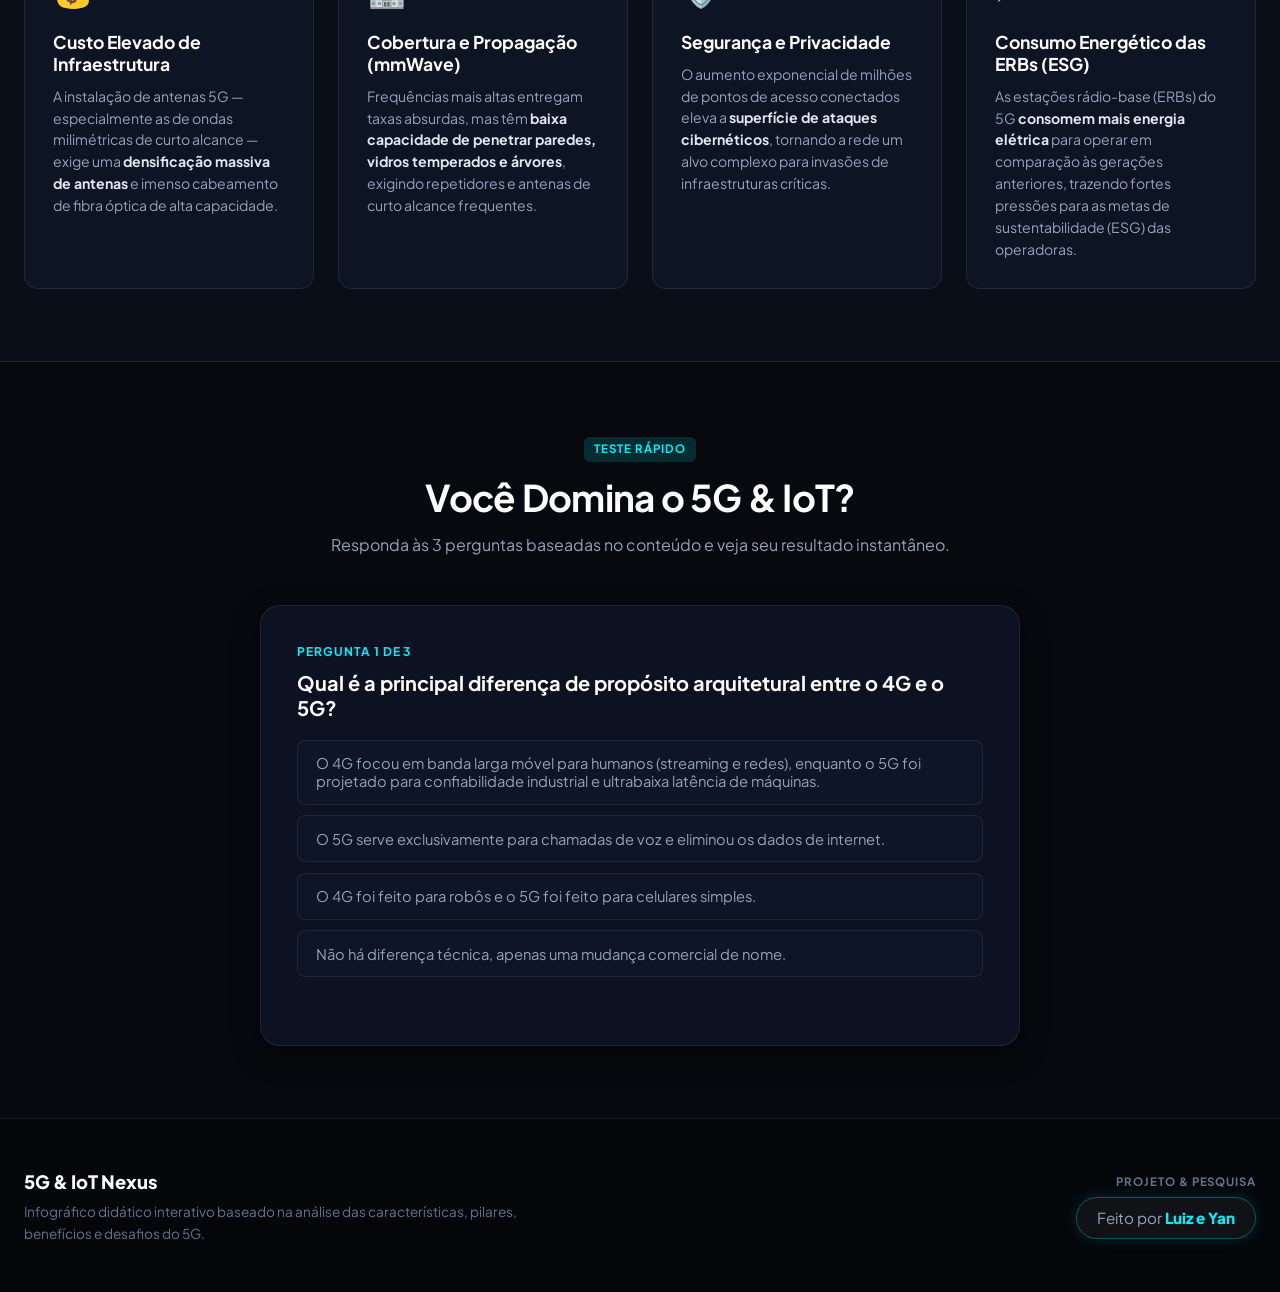
<file: standalone.html>
﻿<!DOCTYPE html>
<html lang="pt-BR">
<head>
  <meta charset="UTF-8">
  <meta name="viewport" content="width=device-width, initial-scale=1.0">
  <title>5G & IoT: O Futuro da Conectividade Inteligente</title>
  <link rel="preconnect" href="https://fonts.googleapis.com">
  <link rel="preconnect" href="https://fonts.gstatic.com" crossorigin>
  <link href="https://fonts.googleapis.com/css2?family=Plus+Jakarta+Sans:wght@300;400;500;600;700;800&family=JetBrains+Mono:wght@400;600;700&display=swap" rel="stylesheet">
  <style>
/* ============================================================
   5G & IoT Nexus - Modern Interactive Infographic Stylesheet
   Pesquisa & Projeto por Luiz e Yan
   ============================================================ */

:root {
  --bg-dark: #07090e;
  --bg-card: rgba(15, 23, 42, 0.7);
  --bg-surface: #0e1526;
  --bg-elevated: #162038;
  --border-subtle: rgba(255, 255, 255, 0.08);
  --border-glow: rgba(0, 240, 255, 0.3);

  --cyan: #00f0ff;
  --cyan-dim: rgba(0, 240, 255, 0.15);
  --purple: #8b5cf6;
  --purple-dim: rgba(139, 92, 246, 0.15);
  --emerald: #10b981;
  --emerald-dim: rgba(16, 185, 129, 0.15);
  --amber: #f59e0b;
  --amber-dim: rgba(245, 158, 11, 0.15);
  --crimson: #ef4444;

  --text-main: #f8fafc;
  --text-muted: #94a3b8;
  --text-dim: #64748b;

  --font-sans: 'Plus Jakarta Sans', system-ui, -apple-system, sans-serif;
  --font-mono: 'JetBrains Mono', monospace;

  --radius-sm: 8px;
  --radius-md: 14px;
  --radius-lg: 20px;
  --radius-full: 9999px;

  --transition: all 0.25s cubic-bezier(0.16, 1, 0.3, 1);
}

/* Base Reset */
*, *::before, *::after {
  box-sizing: border-box;
  margin: 0;
  padding: 0;
}

html {
  scroll-behavior: smooth;
  font-size: 16px;
}

body {
  background-color: var(--bg-dark);
  color: var(--text-main);
  font-family: var(--font-sans);
  line-height: 1.6;
  overflow-x: hidden;
  -webkit-font-smoothing: antialiased;
}

/* Custom Scrollbar */
::-webkit-scrollbar {
  width: 9px;
  height: 9px;
}
::-webkit-scrollbar-track {
  background: var(--bg-dark);
}
::-webkit-scrollbar-thumb {
  background: #1e293b;
  border-radius: var(--radius-full);
  border: 2px solid var(--bg-dark);
}
::-webkit-scrollbar-thumb:hover {
  background: #334155;
}

/* Typography & Helpers */
h1, h2, h3, h4, h5 {
  font-weight: 700;
  color: #ffffff;
  line-height: 1.25;
}

.gradient-cyan {
  background: linear-gradient(135deg, #00f0ff 0%, #38bdf8 40%, #818cf8 100%);
  -webkit-background-clip: text;
  -webkit-text-fill-color: transparent;
}

.highlight-cyan { color: var(--cyan) !important; font-weight: 700; }
.highlight-emerald { color: #34d399 !important; font-weight: 700; }
.highlight-purple { color: #c084fc !important; font-weight: 700; }
.highlight-amber { color: #fbbf24 !important; font-weight: 700; }

/* Navigation Header */
.site-header {
  position: sticky;
  top: 0;
  z-index: 100;
  backdrop-filter: blur(16px);
  -webkit-backdrop-filter: blur(16px);
  background: rgba(7, 9, 14, 0.85);
  border-bottom: 1px solid var(--border-subtle);
  padding: 0.85rem 1.5rem;
}

.header-container {
  max-width: 1240px;
  margin: 0 auto;
  display: flex;
  align-items: center;
  justify-content: space-between;
  gap: 1rem;
}

.brand {
  display: flex;
  align-items: center;
  gap: 0.75rem;
}

.brand-badge-5g {
  font-family: var(--font-mono);
  font-size: 1rem;
  font-weight: 800;
  color: #07090e;
  background: linear-gradient(135deg, #00f0ff, #38bdf8);
  padding: 4px 10px;
  border-radius: var(--radius-sm);
  box-shadow: 0 0 16px rgba(0, 240, 255, 0.5);
  letter-spacing: -0.05em;
}

.brand-title {
  font-size: 1.15rem;
  font-weight: 800;
  letter-spacing: -0.02em;
  display: block;
}

.brand-sub {
  font-size: 0.7rem;
  font-weight: 600;
  text-transform: uppercase;
  color: var(--cyan);
  letter-spacing: 0.08em;
  display: block;
}

.nav-links {
  display: flex;
  align-items: center;
  gap: 0.4rem;
}

.nav-link {
  color: var(--text-muted);
  text-decoration: none;
  font-size: 0.88rem;
  font-weight: 500;
  padding: 0.45rem 0.8rem;
  border-radius: var(--radius-sm);
  transition: var(--transition);
}

.nav-link:hover, .nav-link.active {
  color: #ffffff;
  background: rgba(255, 255, 255, 0.06);
}

.nav-btn {
  background: linear-gradient(135deg, #00f0ff, #8b5cf6) !important;
  color: #07090e !important;
  font-weight: 700 !important;
  box-shadow: 0 4px 14px rgba(0, 240, 255, 0.35);
}
.nav-btn:hover {
  transform: translateY(-2px);
  box-shadow: 0 6px 20px rgba(0, 240, 255, 0.5);
}

/* Hero Section */
.hero-section {
  position: relative;
  padding: 5rem 1.5rem 3.5rem;
  text-align: center;
  overflow: hidden;
}

.hero-radial-glow {
  position: absolute;
  top: -160px;
  left: 50%;
  transform: translateX(-50%);
  width: 800px;
  height: 500px;
  background: radial-gradient(circle, rgba(0, 240, 255, 0.18) 0%, rgba(139, 92, 246, 0.12) 40%, transparent 70%);
  filter: blur(70px);
  pointer-events: none;
  z-index: 0;
}

.hero-content {
  position: relative;
  z-index: 1;
  max-width: 900px;
  margin: 0 auto;
}

.author-pill {
  display: inline-flex;
  align-items: center;
  gap: 0.55rem;
  background: rgba(255, 255, 255, 0.04);
  border: 1px solid var(--border-subtle);
  padding: 0.4rem 1.1rem;
  border-radius: var(--radius-full);
  font-size: 0.84rem;
  color: var(--text-muted);
  margin-bottom: 1.5rem;
}

.author-pill strong {
  color: #ffffff;
}

.pulse-indicator {
  width: 8px;
  height: 8px;
  border-radius: 50%;
  background: var(--cyan);
  box-shadow: 0 0 10px var(--cyan);
  animation: pulseCyan 2s infinite;
}

@keyframes pulseCyan {
  0%, 100% { opacity: 1; transform: scale(1); }
  50% { opacity: 0.4; transform: scale(1.4); }
}

.hero-title {
  font-size: clamp(2.1rem, 4.5vw, 3.5rem);
  font-weight: 800;
  letter-spacing: -0.03em;
  margin-bottom: 1.25rem;
}

.hero-subtitle {
  font-size: 1.15rem;
  color: var(--text-muted);
  line-height: 1.65;
  margin-bottom: 2.75rem;
}
.hero-subtitle strong {
  color: #f1f5f9;
}
.hero-subtitle em {
  color: #38bdf8;
  font-style: normal;
}

/* KPI Ribbon */
.kpi-grid {
  display: grid;
  grid-template-columns: repeat(auto-fit, minmax(180px, 1fr));
  gap: 1rem;
}

.kpi-card {
  background: var(--bg-card);
  backdrop-filter: blur(10px);
  border: 1px solid var(--border-subtle);
  border-radius: var(--radius-md);
  padding: 1.25rem 1rem;
  transition: var(--transition);
}
.kpi-card:hover {
  transform: translateY(-3px);
  border-color: var(--border-glow);
  box-shadow: 0 6px 20px rgba(0, 240, 255, 0.15);
}

.kpi-value {
  font-size: 1.85rem;
  font-weight: 800;
  font-family: var(--font-mono);
  color: #ffffff;
  margin-bottom: 0.25rem;
}

.kpi-accent {
  color: var(--cyan);
}

.kpi-label {
  font-size: 0.85rem;
  font-weight: 700;
  color: #cbd5e1;
  margin-bottom: 0.2rem;
}

.kpi-detail {
  font-size: 0.75rem;
  color: var(--text-dim);
}

/* Content Sections Layout */
.content-section {
  max-width: 1240px;
  margin: 0 auto;
  padding: 4.5rem 1.5rem;
}

.bg-contrast {
  background: rgba(14, 21, 38, 0.45);
  border-top: 1px solid var(--border-subtle);
  border-bottom: 1px solid var(--border-subtle);
  max-width: 100%;
}
.bg-contrast > * {
  max-width: 1240px;
  margin-left: auto;
  margin-right: auto;
}

.section-heading {
  text-align: center;
  max-width: 720px;
  margin: 0 auto 3rem;
}

.section-tag {
  display: inline-block;
  font-size: 0.72rem;
  font-weight: 700;
  text-transform: uppercase;
  letter-spacing: 0.08em;
  color: var(--cyan);
  background: var(--cyan-dim);
  padding: 3px 10px;
  border-radius: 6px;
  margin-bottom: 0.75rem;
}

.section-heading h2 {
  font-size: clamp(1.6rem, 3vw, 2.3rem);
  letter-spacing: -0.02em;
  margin-bottom: 0.75rem;
}

.section-heading p {
  color: var(--text-muted);
  font-size: 1rem;
}

/* ============================================================
   Section 1: Os 4 Pilares do 5G
   ============================================================ */

.pillars-deck {
  display: grid;
  grid-template-columns: repeat(auto-fit, minmax(240px, 1fr));
  gap: 1rem;
  margin-bottom: 2rem;
}

.pillar-btn {
  background: var(--bg-surface);
  border: 1px solid var(--border-subtle);
  border-radius: var(--radius-md);
  padding: 1.25rem;
  cursor: pointer;
  display: flex;
  align-items: center;
  gap: 1rem;
  transition: var(--transition);
  text-align: left;
}

.pillar-btn:hover {
  transform: translateY(-2px);
  border-color: var(--p-color);
}

.pillar-btn.active {
  background: rgba(255, 255, 255, 0.04);
  border-color: var(--p-color);
  box-shadow: 0 0 20px rgba(0, 240, 255, 0.2);
}

.pillar-icon {
  width: 44px;
  height: 44px;
  border-radius: var(--radius-sm);
  background: rgba(255, 255, 255, 0.05);
  border: 1px solid var(--border-subtle);
  display: flex;
  align-items: center;
  justify-content: center;
  color: var(--p-color);
  flex-shrink: 0;
}
.pillar-icon svg {
  width: 24px;
  height: 24px;
}

.pillar-abbr {
  font-family: var(--font-mono);
  font-size: 0.75rem;
  font-weight: 700;
  color: var(--p-color);
  letter-spacing: 0.05em;
  display: block;
}

.pillar-btn h4 {
  font-size: 1.05rem;
  margin-bottom: 0.15rem;
}

.pillar-sub {
  font-size: 0.8rem;
  color: var(--text-muted);
  display: block;
}

/* Pillar Display Card */
.pillar-display-card {
  background: var(--bg-card);
  backdrop-filter: blur(12px);
  border: 1px solid var(--border-subtle);
  border-radius: var(--radius-lg);
  padding: 2.25rem;
  box-shadow: 0 10px 30px rgba(0, 0, 0, 0.4);
  margin-bottom: 2.5rem;
  position: relative;
  overflow: hidden;
  transition: var(--transition);
}
.pillar-display-card::before {
  content: '';
  position: absolute;
  top: 0;
  left: 0;
  right: 0;
  height: 4px;
  background: var(--card-accent, #00f0ff);
}

.pillar-detail-grid {
  display: grid;
  grid-template-columns: 1.2fr 0.8fr;
  gap: 2rem;
}
@media (max-width: 850px) {
  .pillar-detail-grid { grid-template-columns: 1fr; }
}

.pillar-lead {
  font-size: 1.1rem;
  color: #ffffff;
  margin-bottom: 1.25rem;
  line-height: 1.6;
}
.pillar-desc {
  font-size: 0.95rem;
  color: var(--text-muted);
  margin-bottom: 1.5rem;
}

.pillar-specs-box {
  background: rgba(0, 0, 0, 0.25);
  border-radius: var(--radius-md);
  padding: 1.25rem;
  border-left: 4px solid var(--card-accent, #00f0ff);
}
.pillar-specs-box h5 {
  font-size: 0.82rem;
  text-transform: uppercase;
  letter-spacing: 0.05em;
  color: var(--card-accent, #00f0ff);
  margin-bottom: 0.75rem;
}
.pillar-specs-box ul {
  list-style: none;
  font-size: 0.88rem;
  color: #cbd5e1;
  display: flex;
  flex-direction: column;
  gap: 0.5rem;
}
.pillar-specs-box ul li::before {
  content: '▸ ';
  color: var(--card-accent, #00f0ff);
  font-weight: bold;
}

/* Slicing Simulator */
.slicing-simulator {
  background: var(--bg-surface);
  border: 1px solid var(--border-subtle);
  border-radius: var(--radius-lg);
  padding: 2rem;
}

.slicing-header {
  margin-bottom: 1.75rem;
}

.slice-badge {
  font-size: 0.72rem;
  font-weight: 700;
  text-transform: uppercase;
  color: var(--amber);
  background: var(--amber-dim);
  padding: 3px 8px;
  border-radius: 4px;
  display: inline-block;
  margin-bottom: 0.4rem;
}

.slicing-header h3 {
  font-size: 1.35rem;
  margin-bottom: 0.35rem;
}

.slicing-header p {
  font-size: 0.9rem;
  color: var(--text-muted);
}

.slices-wrapper {
  display: flex;
  flex-direction: column;
  gap: 1.25rem;
}

.slice-row {
  background: var(--bg-elevated);
  border: 1px solid var(--border-subtle);
  border-radius: var(--radius-md);
  padding: 1rem 1.25rem;
  display: grid;
  grid-template-columns: 280px 1fr 140px;
  align-items: center;
  gap: 1.5rem;
}

@media (max-width: 900px) {
  .slice-row {
    grid-template-columns: 1fr;
    gap: 0.75rem;
  }
}

.slice-title {
  font-size: 0.92rem;
  font-weight: 700;
  color: #ffffff;
  display: block;
}

.slice-req {
  font-size: 0.75rem;
  color: var(--text-dim);
  display: block;
  margin-top: 2px;
}

.slice-track {
  width: 100%;
  height: 12px;
  background: rgba(0, 0, 0, 0.4);
  border-radius: var(--radius-full);
  overflow: hidden;
  position: relative;
}

.slice-stream {
  height: 100%;
  border-radius: var(--radius-full);
  background: var(--s-accent);
}

.fast-pulse {
  width: 100%;
  animation: sliceAnim 1s infinite linear;
  box-shadow: 0 0 12px var(--s-accent);
}

.high-bw {
  width: 100%;
  height: 100%;
  background: linear-gradient(90deg, transparent, var(--s-accent), transparent);
  background-size: 200% 100%;
  animation: bwAnim 1.5s infinite linear;
}

.low-freq {
  width: 30%;
  animation: burstAnim 3s infinite ease-in-out;
}

@keyframes sliceAnim {
  0% { transform: scaleX(0.85); opacity: 0.7; }
  50% { transform: scaleX(1); opacity: 1; }
  100% { transform: scaleX(0.85); opacity: 0.7; }
}

@keyframes bwAnim {
  0% { background-position: -200% 0; }
  100% { background-position: 200% 0; }
}

@keyframes burstAnim {
  0% { transform: translateX(0); opacity: 0; }
  40% { opacity: 1; }
  80% { transform: translateX(230%); opacity: 1; }
  100% { transform: translateX(300%); opacity: 0; }
}

.slice-status {
  font-family: var(--font-mono);
  font-size: 0.78rem;
  font-weight: 700;
  color: var(--s-accent);
  text-align: right;
}

@media (max-width: 900px) {
  .slice-status { text-align: left; }
}

/* ============================================================
   Section 2: 4G LTE vs 5G Confronto
   ============================================================ */

.comparison-grid {
  display: grid;
  grid-template-columns: repeat(auto-fit, minmax(280px, 1fr));
  gap: 1.25rem;
  margin-bottom: 2.5rem;
}

.comp-full {
  grid-column: 1 / -1;
}

.comp-box {
  background: var(--bg-card);
  backdrop-filter: blur(10px);
  border: 1px solid var(--border-subtle);
  border-radius: var(--radius-md);
  padding: 1.5rem;
  transition: var(--transition);
}
.comp-box:hover {
  border-color: var(--border-glow);
  transform: translateY(-2px);
}

.comp-header {
  display: flex;
  justify-content: space-between;
  align-items: center;
  border-bottom: 1px solid var(--border-subtle);
  padding-bottom: 0.75rem;
  margin-bottom: 1rem;
}

.comp-label {
  font-size: 0.95rem;
  font-weight: 700;
  color: #ffffff;
}

.comp-mult {
  font-size: 0.72rem;
  font-weight: 700;
  text-transform: uppercase;
  color: var(--cyan);
  background: var(--cyan-dim);
  padding: 2px 7px;
  border-radius: 4px;
}

.comp-duo {
  display: flex;
  flex-direction: column;
  gap: 0.85rem;
}

.spec-side {
  display: flex;
  flex-direction: column;
  gap: 0.2rem;
}

.spec-gen {
  font-size: 0.72rem;
  font-weight: 700;
  text-transform: uppercase;
  letter-spacing: 0.05em;
  color: var(--text-dim);
}

.spec-val {
  font-size: 1.05rem;
  font-weight: 700;
  color: #ffffff;
}

.comp-note {
  font-size: 0.78rem;
  color: var(--text-dim);
}

.bar-limit {
  width: 100%;
  height: 6px;
  background: rgba(255, 255, 255, 0.07);
  border-radius: var(--radius-full);
  margin-top: 4px;
  overflow: hidden;
}

.bar-fill {
  height: 100%;
  border-radius: var(--radius-full);
  background: linear-gradient(90deg, #0ea5e9, var(--cyan));
}

.spec-4g .bar-fill {
  background: #64748b;
}

/* Ping & Speed Simulator */
.ping-simulator {
  background: var(--bg-surface);
  border: 1px solid var(--border-subtle);
  border-radius: var(--radius-lg);
  padding: 2rem;
  text-align: center;
}

.ping-sim-title {
  display: inline-flex;
  align-items: center;
  gap: 0.5rem;
  margin-bottom: 0.5rem;
}
.ping-sim-title svg {
  width: 22px;
  height: 22px;
  color: var(--cyan);
}
.ping-sim-title h4 {
  font-size: 1.25rem;
}

.ping-sim-desc {
  font-size: 0.92rem;
  color: var(--text-muted);
  max-width: 600px;
  margin: 0 auto 1.5rem;
}

.btn-pulse {
  background: linear-gradient(135deg, #00f0ff, #8b5cf6);
  color: #07090e;
  font-family: var(--font-sans);
  font-size: 0.95rem;
  font-weight: 800;
  border: none;
  padding: 0.8rem 1.75rem;
  border-radius: var(--radius-full);
  cursor: pointer;
  transition: var(--transition);
  box-shadow: 0 4px 18px rgba(0, 240, 255, 0.35);
  margin-bottom: 1.75rem;
}
.btn-pulse:hover {
  transform: scale(1.03);
  box-shadow: 0 6px 24px rgba(0, 240, 255, 0.5);
}

.ping-results-grid {
  display: grid;
  grid-template-columns: 1fr 1fr;
  gap: 1.5rem;
  max-width: 600px;
  margin: 0 auto;
}

.ping-box {
  background: var(--bg-elevated);
  border: 1px solid var(--border-subtle);
  border-radius: var(--radius-md);
  padding: 1.25rem;
  text-align: center;
}

.ping-5g-box {
  border-color: var(--cyan);
  box-shadow: 0 0 15px rgba(0, 240, 255, 0.15);
}

.ping-name {
  font-size: 0.82rem;
  font-weight: 700;
  text-transform: uppercase;
  color: var(--text-dim);
  display: block;
  margin-bottom: 0.35rem;
}

.ping-number {
  font-size: 2rem;
  font-weight: 800;
  font-family: var(--font-mono);
  color: #ffffff;
  margin-bottom: 0.35rem;
}

.ping-5g-box .ping-number {
  color: var(--cyan);
}

.ping-indicator {
  display: flex;
  justify-content: center;
  margin-bottom: 0.4rem;
}

.ping-dot {
  width: 10px;
  height: 10px;
  border-radius: 50%;
  background: #475569;
}

.ping-dot.ping-active-4g {
  background: #f59e0b;
  box-shadow: 0 0 8px #f59e0b;
}

.ping-dot.ping-active-5g {
  background: var(--cyan);
  box-shadow: 0 0 12px var(--cyan);
}

.ping-status {
  font-size: 0.78rem;
  color: var(--text-dim);
}

/* ============================================================
   Section 3: Benefícios para IoT
   ============================================================ */

.benefits-grid {
  display: grid;
  grid-template-columns: repeat(auto-fit, minmax(300px, 1fr));
  gap: 1.75rem;
}

.benefit-card {
  background: var(--bg-card);
  backdrop-filter: blur(12px);
  border: 1px solid var(--border-subtle);
  border-radius: var(--radius-lg);
  padding: 2rem;
  display: flex;
  flex-direction: column;
  transition: var(--transition);
}
.benefit-card:hover {
  transform: translateY(-4px);
  border-color: var(--border-glow);
  box-shadow: 0 10px 30px rgba(0, 0, 0, 0.4);
}

.benefit-badge {
  font-size: 0.72rem;
  font-weight: 800;
  text-transform: uppercase;
  color: var(--cyan);
  background: var(--cyan-dim);
  padding: 3px 8px;
  border-radius: 4px;
  display: inline-block;
  align-self: flex-start;
  margin-bottom: 1.25rem;
}

.benefit-icon-box {
  width: 50px;
  height: 50px;
  border-radius: var(--radius-sm);
  background: rgba(255, 255, 255, 0.05);
  border: 1px solid var(--border-subtle);
  display: flex;
  align-items: center;
  justify-content: center;
  color: var(--b-color);
  margin-bottom: 1.25rem;
}
.benefit-icon-box svg {
  width: 26px;
  height: 26px;
}

.benefit-card h3 {
  font-size: 1.25rem;
  margin-bottom: 0.75rem;
}

.benefit-card p {
  font-size: 0.92rem;
  color: var(--text-muted);
  line-height: 1.6;
  margin-bottom: 1.5rem;
  flex-grow: 1;
}

.benefit-impact {
  background: rgba(0, 0, 0, 0.25);
  border-radius: var(--radius-sm);
  padding: 0.75rem;
  font-size: 0.8rem;
  color: #cbd5e1;
  border-left: 3px solid var(--cyan);
}
.benefit-impact span {
  font-weight: 700;
  color: #ffffff;
}

/* ============================================================
   Section 4: Principais Aplicações no Mundo Real
   ============================================================ */

.app-tabs {
  display: flex;
  flex-wrap: wrap;
  justify-content: center;
  gap: 0.6rem;
  margin-bottom: 2.25rem;
}

.app-tab {
  background: var(--bg-surface);
  border: 1px solid var(--border-subtle);
  color: var(--text-muted);
  font-family: var(--font-sans);
  font-size: 0.92rem;
  font-weight: 600;
  padding: 0.65rem 1.35rem;
  border-radius: var(--radius-full);
  cursor: pointer;
  transition: var(--transition);
}
.app-tab:hover {
  color: #ffffff;
  border-color: rgba(255, 255, 255, 0.2);
}
.app-tab.active {
  background: #0284c7;
  color: #ffffff;
  border-color: var(--cyan);
  box-shadow: 0 4px 16px rgba(2, 132, 199, 0.4);
}

.app-panel {
  background: var(--bg-card);
  backdrop-filter: blur(12px);
  border: 1px solid var(--border-subtle);
  border-radius: var(--radius-lg);
  padding: 2.5rem;
  animation: fadeInApp 0.35s ease;
}

@keyframes fadeInApp {
  from { opacity: 0; transform: translateY(6px); }
  to { opacity: 1; transform: translateY(0); }
}

.app-panel-header {
  border-bottom: 1px solid var(--border-subtle);
  padding-bottom: 1.25rem;
  margin-bottom: 2rem;
}

.app-panel-header h3 {
  font-size: 1.7rem;
  margin-bottom: 0.35rem;
}

.app-panel-header p {
  color: var(--text-muted);
  font-size: 0.98rem;
}

.app-usecases-grid {
  display: grid;
  grid-template-columns: repeat(auto-fit, minmax(260px, 1fr));
  gap: 1.5rem;
}

.usecase-box {
  background: var(--bg-surface);
  border: 1px solid var(--border-subtle);
  border-radius: var(--radius-md);
  padding: 1.5rem;
  transition: var(--transition);
}
.usecase-box:hover {
  transform: translateY(-2px);
  border-color: var(--border-glow);
}

.usecase-icon {
  font-size: 1.8rem;
  margin-bottom: 0.75rem;
}

.usecase-box h4 {
  font-size: 1.05rem;
  margin-bottom: 0.4rem;
}

.usecase-box p {
  font-size: 0.88rem;
  color: var(--text-muted);
  line-height: 1.55;
}

/* ============================================================
   Section 5: Simbiose 5G + IA
   ============================================================ */

.symbiosis-container {
  display: flex;
  flex-direction: column;
  gap: 2rem;
}

.symbiosis-visual {
  display: grid;
  grid-template-columns: 1fr auto 1fr;
  align-items: center;
  gap: 1.5rem;
}

@media (max-width: 900px) {
  .symbiosis-visual {
    grid-template-columns: 1fr;
  }
}

.symbiosis-card {
  background: var(--bg-card);
  border: 1px solid var(--border-subtle);
  border-radius: var(--radius-lg);
  padding: 2rem;
  position: relative;
  overflow: hidden;
}

.card-brain {
  border-top: 4px solid var(--purple);
}

.card-nerve {
  border-top: 4px solid var(--cyan);
}

.symbiosis-tag {
  font-size: 0.72rem;
  font-weight: 800;
  text-transform: uppercase;
  color: var(--cyan);
  letter-spacing: 0.08em;
  display: block;
  margin-bottom: 0.25rem;
}

.card-brain .symbiosis-tag {
  color: var(--purple);
}

.symbiosis-header h3 {
  font-size: 1.45rem;
  margin-bottom: 0.65rem;
}

.symbiosis-desc {
  font-size: 0.92rem;
  color: var(--text-muted);
  margin-bottom: 1.25rem;
}

.symbiosis-list {
  list-style: none;
  font-size: 0.86rem;
  color: #cbd5e1;
  display: flex;
  flex-direction: column;
  gap: 0.45rem;
}
.symbiosis-list li::before {
  content: '✓ ';
  color: var(--emerald);
  font-weight: bold;
}

.symbiosis-bridge {
  display: flex;
  flex-direction: column;
  align-items: center;
  gap: 1rem;
  text-align: center;
}

.bridge-core {
  background: var(--bg-surface);
  border: 2px solid var(--cyan);
  border-radius: var(--radius-md);
  padding: 1rem 1.5rem;
  box-shadow: 0 0 25px rgba(0, 240, 255, 0.25);
  display: flex;
  flex-direction: column;
  align-items: center;
  position: relative;
}

.bridge-core strong {
  font-size: 0.95rem;
  letter-spacing: 0.06em;
  color: #ffffff;
}

.bridge-core small {
  font-family: var(--font-mono);
  font-size: 0.75rem;
  color: var(--cyan);
}

.bridge-flow {
  font-size: 0.75rem;
  font-weight: 600;
  color: var(--text-dim);
  background: rgba(255, 255, 255, 0.04);
  padding: 4px 10px;
  border-radius: var(--radius-full);
}

/* AI Network Management Box */
.ai-mgmt-box {
  background: linear-gradient(135deg, rgba(139, 92, 246, 0.1), rgba(0, 240, 255, 0.08));
  border: 1px solid rgba(139, 92, 246, 0.3);
  border-radius: var(--radius-md);
  padding: 1.5rem;
  display: flex;
  align-items: flex-start;
  gap: 1.25rem;
}

.ai-mgmt-icon {
  font-size: 2rem;
  background: rgba(255, 255, 255, 0.05);
  padding: 0.5rem;
  border-radius: var(--radius-sm);
  line-height: 1;
}

.ai-mgmt-box h4 {
  font-size: 1.1rem;
  color: #ffffff;
  margin-bottom: 0.35rem;
}

.ai-mgmt-box p {
  font-size: 0.92rem;
  color: var(--text-muted);
  line-height: 1.6;
}
.ai-mgmt-box strong {
  color: #e2e8f0;
}

/* ============================================================
   Section 6: Desafios da Tecnologia
   ============================================================ */

.challenges-grid {
  display: grid;
  grid-template-columns: repeat(auto-fit, minmax(250px, 1fr));
  gap: 1.5rem;
}

.challenge-card {
  background: var(--bg-card);
  border: 1px solid var(--border-subtle);
  border-radius: var(--radius-md);
  padding: 1.75rem;
  position: relative;
  transition: var(--transition);
}
.challenge-card:hover {
  transform: translateY(-3px);
  border-color: rgba(239, 68, 68, 0.4);
}

.challenge-num {
  position: absolute;
  top: 1.25rem;
  right: 1.25rem;
  font-family: var(--font-mono);
  font-size: 1.1rem;
  font-weight: 800;
  color: rgba(255, 255, 255, 0.15);
}

.challenge-icon {
  font-size: 2rem;
  margin-bottom: 1rem;
}

.challenge-card h4 {
  font-size: 1.1rem;
  margin-bottom: 0.65rem;
}

.challenge-card p {
  font-size: 0.88rem;
  color: var(--text-muted);
  line-height: 1.55;
}
.challenge-card strong {
  color: #e2e8f0;
}

/* ============================================================
   Section 7: Quiz Interativo
   ============================================================ */

.quiz-container {
  max-width: 760px;
  margin: 0 auto;
  background: var(--bg-card);
  border: 1px solid var(--border-subtle);
  border-radius: var(--radius-lg);
  padding: 2.25rem;
  box-shadow: 0 10px 30px rgba(0, 0, 0, 0.4);
}

.quiz-question-box {
  margin-bottom: 2rem;
}

.quiz-progress {
  font-size: 0.75rem;
  font-weight: 700;
  text-transform: uppercase;
  color: var(--cyan);
  letter-spacing: 0.08em;
  margin-bottom: 0.5rem;
  display: block;
}

.quiz-q-title {
  font-size: 1.25rem;
  font-weight: 700;
  margin-bottom: 1.25rem;
}

.quiz-answers {
  display: flex;
  flex-direction: column;
  gap: 0.65rem;
}

.quiz-opt-btn {
  background: var(--bg-surface);
  border: 1px solid var(--border-subtle);
  color: var(--text-muted);
  padding: 0.85rem 1.15rem;
  border-radius: var(--radius-sm);
  font-family: var(--font-sans);
  font-size: 0.92rem;
  text-align: left;
  cursor: pointer;
  transition: var(--transition);
}
.quiz-opt-btn:hover {
  background: #1e293b;
  color: #ffffff;
  border-color: rgba(255, 255, 255, 0.2);
}

.quiz-opt-btn.correct {
  background: rgba(16, 185, 129, 0.2) !important;
  border-color: var(--emerald) !important;
  color: #ffffff !important;
  font-weight: 700;
}

.quiz-opt-btn.wrong {
  background: rgba(239, 68, 68, 0.2) !important;
  border-color: var(--crimson) !important;
  color: #ffffff !important;
}

.quiz-feedback {
  margin-top: 1rem;
  padding: 0.85rem 1rem;
  border-radius: var(--radius-sm);
  font-size: 0.88rem;
  display: none;
}
.quiz-feedback.show {
  display: block;
}
.quiz-feedback.success {
  background: rgba(16, 185, 129, 0.15);
  border: 1px solid var(--emerald);
  color: #34d399;
}
.quiz-feedback.error {
  background: rgba(239, 68, 68, 0.15);
  border: 1px solid var(--crimson);
  color: #f87171;
}

.quiz-nav-btn {
  background: linear-gradient(135deg, var(--cyan), #38bdf8);
  color: #07090e;
  font-family: var(--font-sans);
  font-size: 0.9rem;
  font-weight: 800;
  border: none;
  padding: 0.75rem 1.5rem;
  border-radius: var(--radius-sm);
  cursor: pointer;
  margin-top: 1.25rem;
  display: none;
  transition: var(--transition);
}
.quiz-nav-btn.show {
  display: inline-block;
}

/* Quiz Finished Modal / Card */
.quiz-summary {
  text-align: center;
  padding: 1.5rem 0;
}
.quiz-summary h3 {
  font-size: 1.7rem;
  margin-bottom: 0.5rem;
}
.quiz-score-badge {
  font-size: 2.5rem;
  font-weight: 900;
  font-family: var(--font-mono);
  color: var(--cyan);
  margin: 1rem 0;
}
.quiz-summary p {
  color: var(--text-muted);
  margin-bottom: 1.5rem;
}

/* ============================================================
   Footer & Authors Badge
   ============================================================ */

.site-footer {
  border-top: 1px solid var(--border-subtle);
  background: #04060a;
  padding: 3rem 1.5rem;
}

.footer-container {
  max-width: 1240px;
  margin: 0 auto;
  display: flex;
  justify-content: space-between;
  align-items: center;
  flex-wrap: wrap;
  gap: 2rem;
}

.footer-title {
  font-size: 1.15rem;
  font-weight: 800;
  color: #ffffff;
  margin-bottom: 0.25rem;
}

.footer-info p {
  font-size: 0.85rem;
  color: var(--text-dim);
  max-width: 500px;
}

.footer-credits-box {
  display: flex;
  flex-direction: column;
  align-items: flex-end;
  gap: 0.35rem;
}

@media (max-width: 768px) {
  .footer-credits-box {
    align-items: flex-start;
  }
}

.credits-tag {
  font-size: 0.72rem;
  font-weight: 700;
  text-transform: uppercase;
  color: var(--text-dim);
  letter-spacing: 0.08em;
}

.authors-badge {
  background: rgba(255, 255, 255, 0.05);
  border: 1px solid var(--border-glow);
  padding: 0.5rem 1.25rem;
  border-radius: var(--radius-full);
  font-size: 0.95rem;
  color: var(--text-muted);
  box-shadow: 0 0 16px rgba(0, 240, 255, 0.15);
}

.authors-badge strong {
  color: var(--cyan);
  font-weight: 800;
}

@media (max-width: 768px) {
  .site-header .nav-links {
    display: none;
  }
}

</style>
</head>
<body>
  <!-- Header / Navigation -->
  <header class="site-header">
    <div class="header-container">
      <div class="brand">
        <div class="brand-badge-5g">5G</div>
        <div>
          <span class="brand-title">5G & IoT Nexus</span>
          <span class="brand-sub">Infográfico Interativo</span>
        </div>
      </div>

      <nav class="nav-links">
        <a href="#pilares" class="nav-link active">Os 4 Pilares</a>
        <a href="#comparador" class="nav-link">4G vs 5G</a>
        <a href="#beneficios" class="nav-link">Benefícios IoT</a>
        <a href="#aplicacoes" class="nav-link">Aplicações</a>
        <a href="#simbiose" class="nav-link">5G + IA</a>
        <a href="#desafios" class="nav-link">Desafios</a>
        <a href="#quiz" class="nav-link nav-btn">⚡ Testar Conhecimento</a>
      </nav>
    </div>
  </header>

  <!-- Hero Section -->
  <section class="hero-section">
    <div class="hero-radial-glow"></div>
    <div class="hero-content">
      <div class="author-pill">
        <span class="pulse-indicator"></span>
        Pesquisa & Síntese por <strong>Luiz e Yan</strong>
      </div>
      <h1 class="hero-title">
        A Revolução do <span class="gradient-cyan">5G na Internet das Coisas</span>
      </h1>
      <p class="hero-subtitle">
        Enquanto o 4G conectou <em>pessoas</em> para streaming e redes sociais, o <strong>5G foi arquitetado como o sistema nervoso da indústria</strong>: ultrabaixa latência, conexão massiva de sensores e velocidade extrema.
      </p>

      <!-- Key Metrics Counters -->
      <div class="kpi-grid">
        <div class="kpi-card">
          <div class="kpi-value"><span class="kpi-accent">< 1</span> ms</div>
          <div class="kpi-label">Latência Mínima (URLLC)</div>
          <div class="kpi-detail">Resposta em tempo real instantânea</div>
        </div>
        <div class="kpi-card">
          <div class="kpi-value"><span class="kpi-accent">10</span> Gbps</div>
          <div class="kpi-label">Velocidade de Pico (eMBB)</div>
          <div class="kpi-detail">Ondas milimétricas (mmWave)</div>
        </div>
        <div class="kpi-card">
          <div class="kpi-value"><span class="kpi-accent">1 Milhão</span></div>
          <div class="kpi-label">Dispositivos por km² (mMTC)</div>
          <div class="kpi-detail">10x mais densidade que o 4G</div>
        </div>
        <div class="kpi-card">
          <div class="kpi-value"><span class="kpi-accent">100%</span></div>
          <div class="kpi-label">Virtualizada (SDN)</div>
          <div class="kpi-detail">Fatiamento de rede inteligente</div>
        </div>
      </div>
    </div>
  </section>

  <!-- Section 1: Os 4 Pilares do 5G & Fatiamento de Rede -->
  <section id="pilares" class="content-section">
    <div class="section-heading">
      <span class="section-tag">Fundamentos da Tecnologia</span>
      <h2>Os 4 Pilares Arquiteturais do 5G</h2>
      <p>Clique em cada pilar para inspecionar como a tecnologia atua no mundo real e experimente o simulador de Fatiamento de Rede.</p>
    </div>

    <!-- Interactive Pillars Selector -->
    <div class="pillars-deck">
      <div class="pillar-btn active" data-pillar="urllc" style="--p-color: #00f0ff;">
        <div class="pillar-icon">
          <svg viewBox="0 0 24 24" fill="none" stroke="currentColor" stroke-width="2">
            <polygon points="13 2 3 14 12 14 11 22 21 10 12 10 13 2"></polygon>
          </svg>
        </div>
        <div>
          <span class="pillar-abbr">URLLC</span>
          <h4>Ultrabaixa Latência</h4>
          <span class="pillar-sub">< 1 milissegundo</span>
        </div>
      </div>

      <div class="pillar-btn" data-pillar="embb" style="--p-color: #8b5cf6;">
        <div class="pillar-icon">
          <svg viewBox="0 0 24 24" fill="none" stroke="currentColor" stroke-width="2">
            <line x1="12" y1="2" x2="12" y2="6"></line>
            <line x1="12" y1="18" x2="12" y2="22"></line>
            <line x1="4.93" y1="4.93" x2="7.76" y2="7.76"></line>
            <line x1="16.24" y1="16.24" x2="19.07" y2="19.07"></line>
            <line x1="2" y1="12" x2="6" y2="12"></line>
            <line x1="18" y1="12" x2="22" y2="12"></line>
            <circle cx="12" cy="12" r="3"></circle>
          </svg>
        </div>
        <div>
          <span class="pillar-abbr">eMBB</span>
          <h4>Velocidade Extrema</h4>
          <span class="pillar-sub">Até 10 Gbps em mmWave</span>
        </div>
      </div>

      <div class="pillar-btn" data-pillar="mmtc" style="--p-color: #10b981;">
        <div class="pillar-icon">
          <svg viewBox="0 0 24 24" fill="none" stroke="currentColor" stroke-width="2">
            <circle cx="6" cy="6" r="3"></circle>
            <circle cx="18" cy="6" r="3"></circle>
            <circle cx="6" cy="18" r="3"></circle>
            <circle cx="18" cy="18" r="3"></circle>
            <line x1="9" y1="6" x2="15" y2="6"></line>
            <line x1="9" y1="18" x2="15" y2="18"></line>
            <line x1="6" y1="9" x2="6" y2="15"></line>
            <line x1="18" y1="9" x2="18" y2="15"></line>
          </svg>
        </div>
        <div>
          <span class="pillar-abbr">mMTC</span>
          <h4>Conexão Massiva</h4>
          <span class="pillar-sub">1 Milhão disp./km²</span>
        </div>
      </div>

      <div class="pillar-btn" data-pillar="slicing" style="--p-color: #f59e0b;">
        <div class="pillar-icon">
          <svg viewBox="0 0 24 24" fill="none" stroke="currentColor" stroke-width="2">
            <rect x="2" y="4" width="20" height="4" rx="1"></rect>
            <rect x="2" y="10" width="20" height="4" rx="1"></rect>
            <rect x="2" y="16" width="20" height="4" rx="1"></rect>
          </svg>
        </div>
        <div>
          <span class="pillar-abbr">Slicing</span>
          <h4>Fatiamento de Rede</h4>
          <span class="pillar-sub">Redes Virtuais Dedicadas</span>
        </div>
      </div>
    </div>

    <!-- Active Pillar Detail Viewer -->
    <div class="pillar-display-card" id="pillarDisplayCard">
      <!-- Injected via JavaScript -->
    </div>

    <!-- Network Slicing Interactive Interactive Demo -->
    <div class="slicing-simulator">
      <div class="slicing-header">
        <div class="slice-badge">Demonstração Interativa</div>
        <h3>Como Funciona o Network Slicing na Prática?</h3>
        <p>Uma única torre e antena 5G física divide o sinal em múltiplas "rodovias virtuais isoladas", cada uma com prioridades personalizadas sem interferir nas outras.</p>
      </div>

      <div class="slices-wrapper">
        <div class="slice-row" style="--s-accent: #ef4444;">
          <div class="slice-meta">
            <span class="slice-title">Fatia 1: Cirurgia Robótica / Telemedicina</span>
            <span class="slice-req">Prioridade Máxima • Latência < 1ms • 100% Confiabilidade</span>
          </div>
          <div class="slice-track">
            <div class="slice-stream fast-pulse"></div>
          </div>
          <div class="slice-status">Crítico (Zero Jitter)</div>
        </div>

        <div class="slice-row" style="--s-accent: #8b5cf6;">
          <div class="slice-meta">
            <span class="slice-title">Fatia 2: Câmeras de Visão Computacional 4K</span>
            <span class="slice-req">Prioridade de Banda Larga • Download/Upload Massivo</span>
          </div>
          <div class="slice-track">
            <div class="slice-stream high-bw"></div>
          </div>
          <div class="slice-status">Alta Vazão (eMBB)</div>
        </div>

        <div class="slice-row" style="--s-accent: #10b981;">
          <div class="slice-meta">
            <span class="slice-title">Fatia 3: 50.000 Sensores de Temperatura & Hidrômetros</span>
            <span class="slice-req">Prioridade de Bateria • Pacotes Mínimos Esporádicos</span>
          </div>
          <div class="slice-track">
            <div class="slice-stream low-freq"></div>
          </div>
          <div class="slice-status">Massivo (mMTC)</div>
        </div>
      </div>
    </div>
  </section>

  <!-- Section 2: Duelo Comparativo Interativo (4G LTE vs 5G) -->
  <section id="comparador" class="content-section bg-contrast">
    <div class="section-heading">
      <span class="section-tag">Salto Geracional</span>
      <h2>4G (LTE) vs 5G: O Confronto Direto</h2>
      <p>Compare os parâmetros técnicos oficiais do PDF e teste os simuladores de velocidade e latência.</p>
    </div>

    <!-- Comparative Matrix Cards -->
    <div class="comparison-grid">
      <!-- Criteria 1 -->
      <div class="comp-box">
        <div class="comp-header">
          <span class="comp-label">Velocidade de Pico</span>
          <span class="comp-mult">Até 100x mais rápido</span>
        </div>
        <div class="comp-duo">
          <div class="spec-side spec-4g">
            <span class="spec-gen">4G (LTE)</span>
            <span class="spec-val">~100 Mbps a 1 Gbps</span>
            <div class="bar-limit"><div class="bar-fill" style="width: 10%;"></div></div>
          </div>
          <div class="spec-side spec-5g">
            <span class="spec-gen">5G</span>
            <span class="spec-val highlight-cyan">Até 10 Gbps</span>
            <div class="bar-limit"><div class="bar-fill" style="width: 100%;"></div></div>
          </div>
        </div>
      </div>

      <!-- Criteria 2 -->
      <div class="comp-box">
        <div class="comp-header">
          <span class="comp-label">Latência Média de Resposta</span>
          <span class="comp-mult">Redução de até 90%</span>
        </div>
        <div class="comp-duo">
          <div class="spec-side spec-4g">
            <span class="spec-gen">4G (LTE)</span>
            <span class="spec-val">30 a 50 milissegundos</span>
            <small class="comp-note">Atraso perceptível para robótica</small>
          </div>
          <div class="spec-side spec-5g">
            <span class="spec-gen">5G</span>
            <span class="spec-val highlight-emerald">1 a 10 milissegundos</span>
            <small class="comp-note highlight-emerald">Instantâneo para controle crítico</small>
          </div>
        </div>
      </div>

      <!-- Criteria 3 -->
      <div class="comp-box">
        <div class="comp-header">
          <span class="comp-label">Densidade de Conexão</span>
          <span class="comp-mult">10x mais dispositivos</span>
        </div>
        <div class="comp-duo">
          <div class="spec-side spec-4g">
            <span class="spec-gen">4G (LTE)</span>
            <span class="spec-val">~100.000 disp./km²</span>
            <small class="comp-note">Congestiona em grandes eventos</small>
          </div>
          <div class="spec-side spec-5g">
            <span class="spec-gen">5G</span>
            <span class="spec-val highlight-purple">~1.000.000 disp./km²</span>
            <small class="comp-note highlight-purple">Suporta cidades hiperconectadas</small>
          </div>
        </div>
      </div>

      <!-- Criteria 4 -->
      <div class="comp-box">
        <div class="comp-header">
          <span class="comp-label">Espectro de Frequência</span>
          <span class="comp-mult">Ondas Milimétricas</span>
        </div>
        <div class="comp-duo">
          <div class="spec-side spec-4g">
            <span class="spec-gen">4G (LTE)</span>
            <span class="spec-val">Sub-6 GHz</span>
            <small class="comp-note">Foco estrito em cobertura ampla</small>
          </div>
          <div class="spec-side spec-5g">
            <span class="spec-gen">5G</span>
            <span class="spec-val highlight-cyan">Sub-6 GHz + mmWave (24 GHz+)</span>
            <small class="comp-note highlight-cyan">Canais ultra largos de alta frequência</small>
          </div>
        </div>
      </div>

      <!-- Criteria 5 -->
      <div class="comp-box comp-full">
        <div class="comp-header">
          <span class="comp-label">Flexibilidade de Arquitetura da Rede</span>
          <span class="comp-mult">Virtualização Total</span>
        </div>
        <div class="comp-duo">
          <div class="spec-side spec-4g">
            <span class="spec-gen">4G (LTE)</span>
            <span class="spec-val">Baseada em Hardware Rígido</span>
            <small class="comp-note">Equipamentos dedicados de difícil reconfiguração</small>
          </div>
          <div class="spec-side spec-5g">
            <span class="spec-gen">5G</span>
            <span class="spec-val highlight-amber">Totalmente Virtualizada (SDN)</span>
            <small class="comp-note highlight-amber">Definida por software com Network Slicing dinâmico</small>
          </div>
        </div>
      </div>
    </div>

    <!-- Live Interactive Ping & Speed Test Simulator -->
    <div class="ping-simulator">
      <div class="ping-sim-title">
        <svg viewBox="0 0 24 24" fill="none" stroke="currentColor" stroke-width="2">
          <circle cx="12" cy="12" r="10"></circle>
          <polyline points="12 6 12 12 16 14"></polyline>
        </svg>
        <h4>Simulador de Latência & Reação em Tempo Real</h4>
      </div>
      <p class="ping-sim-desc">Clique no botão para disparar um pulso de teste e compare a resposta imediata do 5G (<10ms) contra o 4G (~45ms).</p>

      <div class="ping-action-area">
        <button id="btnRunPing" class="btn-pulse">Disparar Pulso de Sinal ⚡</button>
      </div>

      <div class="ping-results-grid">
        <div class="ping-box" id="boxPing4G">
          <span class="ping-name">Conexão 4G LTE</span>
          <div class="ping-number" id="valPing4G">-- ms</div>
          <div class="ping-indicator"><span class="ping-dot" id="dotPing4G"></span></div>
          <small class="ping-status" id="statusPing4G">Aguardando disparo...</small>
        </div>

        <div class="ping-box ping-5g-box" id="boxPing5G">
          <span class="ping-name">Conexão 5G (URLLC)</span>
          <div class="ping-number" id="valPing5G">-- ms</div>
          <div class="ping-indicator"><span class="ping-dot" id="dotPing5G"></span></div>
          <small class="ping-status" id="statusPing5G">Aguardando disparo...</small>
        </div>
      </div>
    </div>
  </section>

  <!-- Section 3: Como o 5G Beneficia a IoT -->
  <section id="beneficios" class="content-section">
    <div class="section-heading">
      <span class="section-tag">Superando os Gargalos</span>
      <h2>Como o 5G Beneficia o Ecossistema IoT?</h2>
      <p>O 5G resolve os três principais gargalos que limitavam o uso da IoT em larga escala na indústria e nas cidades.</p>
    </div>

    <div class="benefits-grid">
      <!-- Benefit 1 -->
      <div class="benefit-card">
        <div class="benefit-badge">Gargalo 01 Superado</div>
        <div class="benefit-icon-box" style="--b-color: #00f0ff;">
          <svg viewBox="0 0 24 24" fill="none" stroke="currentColor" stroke-width="2">
            <path d="M18.36 6.64a9 9 0 1 1-12.73 0"></path>
            <line x1="12" y1="2" x2="12" y2="12"></line>
          </svg>
        </div>
        <h3>Eliminação de Fios na Indústria</h3>
        <p>
          Substitui cabos físicos sem perda de estabilidade. Permite que <strong>Robôs Móveis Autônomos (AMRs)</strong> e braços robóticos operem com a mesma velocidade e confiabilidade de uma conexão <strong>Ethernet Industrial cabeada</strong>, mas com 100% de mobilidade no chão de fábrica.
        </p>
        <div class="benefit-impact">
          <span>Impacto:</span> Flexibilidade total no layout industrial sem recabeamento.
        </div>
      </div>

      <!-- Benefit 2 -->
      <div class="benefit-card">
        <div class="benefit-badge">Gargalo 02 Superado</div>
        <div class="benefit-icon-box" style="--b-color: #10b981;">
          <svg viewBox="0 0 24 24" fill="none" stroke="currentColor" stroke-width="2">
            <rect x="2" y="7" width="16" height="10" rx="2" ry="2"></rect>
            <line x1="22" y1="11" x2="22" y2="13"></line>
          </svg>
        </div>
        <h3>Eficiência Energética para Terminais</h3>
        <p>
          Integração nativa com padrões de economia como <strong>eMTC e NB-IoT</strong> dentro do ecossistema 5G. Os sensores permanecem em estado de hibernação profunda por longos períodos e transmitem pacotes com extrema eficiência, permitindo <strong>anos de autonomia de bateria</strong>.
        </p>
        <div class="benefit-impact">
          <span>Impacto:</span> Sensores isolados no campo ou bueiros durando até 10 anos.
        </div>
      </div>

      <!-- Benefit 3 -->
      <div class="benefit-card">
        <div class="benefit-badge">Gargalo 03 Superado</div>
        <div class="benefit-icon-box" style="--b-color: #8b5cf6;">
          <svg viewBox="0 0 24 24" fill="none" stroke="currentColor" stroke-width="2">
            <path d="M18 10h-1.26A8 8 0 1 0 9 20h9a5 5 0 0 0 0-10z"></path>
          </svg>
        </div>
        <h3>Processamento Descentralizado</h3>
        <p>
          Com alta banda e latência de milissegundos, os sensores IoT não precisam de processadores caros locais. Eles podem <strong>descarregar o processamento pesado de inteligência para servidores de borda (Edge Computing)</strong> ou para a nuvem em tempo real, sem nenhum atraso perceptível.
        </p>
        <div class="benefit-impact">
          <span>Impacto:</span> Dispositivos menores, mais baratos e com IA em tempo real.
        </div>
      </div>
    </div>
  </section>

  <!-- Section 4: Principais Aplicações no Mundo Real -->
  <section id="aplicacoes" class="content-section bg-contrast">
    <div class="section-heading">
      <span class="section-tag">Casos Práticos</span>
      <h2>Principais Aplicações do 5G na IoT</h2>
      <p>Explore as quatro frentes transformadoras impulsionadas pela nova conectividade.</p>
    </div>

    <!-- Application Category Tabs -->
    <div class="app-tabs">
      <button class="app-tab active" data-app="industria">🏭 Indústria 4.0</button>
      <button class="app-tab" data-app="cidades">🏙️ Cidades Inteligentes</button>
      <button class="app-tab" data-app="saude">🩺 Saúde Conectada (IoMT)</button>
      <button class="app-tab" data-app="veiculos">🚗 Veículos Autônomos</button>
    </div>

    <div class="app-panels" id="appPanels">
      <!-- Injected by script.js -->
    </div>
  </section>

  <!-- Section 5: A Simbiose 5G + Inteligência Artificial & Automação -->
  <section id="simbiose" class="content-section">
    <div class="section-heading">
      <span class="section-tag">Sinergia Tecnológica</span>
      <h2>A Relação Simbiótica: 5G + Inteligência Artificial</h2>
      <p>A automação moderna não existe plenamente sem a união do cérebro com o sistema nervoso.</p>
    </div>

    <div class="symbiosis-container">
      <div class="symbiosis-visual">
        <div class="symbiosis-card card-brain">
          <div class="symbiosis-header">
            <span class="symbiosis-tag">O Cérebro</span>
            <h3>Inteligência Artificial</h3>
          </div>
          <div class="symbiosis-desc">
            Redes neurais, modelos de aprendizado profundo (Deep Learning) e tomada de decisão preditiva sobre dados complexos.
          </div>
          <ul class="symbiosis-list">
            <li>Processa terabytes coletados</li>
            <li>Detecta anomalias em máquinas</li>
            <li>Calcula trajetórias e diagnósticos</li>
          </ul>
        </div>

        <div class="symbiosis-bridge">
          <div class="bridge-flow left-to-right">
            <span>Telemetria em Terabytes →</span>
          </div>
          <div class="bridge-core">
            <div class="core-pulse"></div>
            <strong>SIMBIOSE</strong>
            <small>Frações de ms</small>
          </div>
          <div class="bridge-flow right-to-left">
            <span>← Ações & Comandos em Tempo Real</span>
          </div>
        </div>

        <div class="symbiosis-card card-nerve">
          <div class="symbiosis-header">
            <span class="symbiosis-tag">O Sistema Nervoso</span>
            <h3>Rede 5G Ultraveloz</h3>
          </div>
          <div class="symbiosis-desc">
            Infraestrutura de alta velocidade e ultrabaixa latência que conecta sensores distribuídos com a nuvem e a borda.
          </div>
          <ul class="symbiosis-list">
            <li>Coleta dados do chão de fábrica</li>
            <li>Devolve comandos em < 1 milissegundo</li>
            <li>Habilita reação autônoma imediata</li>
          </ul>
        </div>
      </div>

      <!-- Extra spotlight on AI in Network Management -->
      <div class="ai-mgmt-box">
        <div class="ai-mgmt-icon">🤖</div>
        <div>
          <h4>IA Gerenciando a Própria Rede 5G</h4>
          <p>
            As operadoras utilizam algoritmos de Machine Learning para <strong>gerenciar o tráfego da rede de forma 100% autônoma</strong>, realocando largura de banda e ativando fatias virtuais de <em>Network Slicing</em> sob demanda para priorizar indústrias críticas em momentos de pico.
          </p>
        </div>
      </div>
    </div>
  </section>

  <!-- Section 6: Desafios da Tecnologia -->
  <section id="desafios" class="content-section bg-contrast">
    <div class="section-heading">
      <span class="section-tag">Barreiras de Implementação</span>
      <h2>Os Grandes Desafios do 5G</h2>
      <p>Apesar do enorme potencial, a expansão global do 5G enfrenta barreiras físicas, econômicas e sustentáveis.</p>
    </div>

    <div class="challenges-grid">
      <!-- Challenge 1 -->
      <div class="challenge-card">
        <div class="challenge-num">01</div>
        <div class="challenge-icon">💰</div>
        <h4>Custo Elevado de Infraestrutura</h4>
        <p>A instalação de antenas 5G — especialmente as de ondas milimétricas de curto alcance — exige uma <strong>densificação massiva de antenas</strong> e imenso cabeamento de fibra óptica de alta capacidade.</p>
      </div>

      <!-- Challenge 2 -->
      <div class="challenge-card">
        <div class="challenge-num">02</div>
        <div class="challenge-icon">🏢</div>
        <h4>Cobertura e Propagação (mmWave)</h4>
        <p>Frequências mais altas entregam taxas absurdas, mas têm <strong>baixa capacidade de penetrar paredes, vidros temperados e árvores</strong>, exigindo repetidores e antenas de curto alcance frequentes.</p>
      </div>

      <!-- Challenge 3 -->
      <div class="challenge-card">
        <div class="challenge-num">03</div>
        <div class="challenge-icon">🛡️</div>
        <h4>Segurança e Privacidade</h4>
        <p>O aumento exponencial de milhões de pontos de acesso conectados eleva a <strong>superfície de ataques cibernéticos</strong>, tornando a rede um alvo complexo para invasões de infraestruturas críticas.</p>
      </div>

      <!-- Challenge 4 -->
      <div class="challenge-card">
        <div class="challenge-num">04</div>
        <div class="challenge-icon">⚡</div>
        <h4>Consumo Energético das ERBs (ESG)</h4>
        <p>As estações rádio-base (ERBs) do 5G <strong>consomem mais energia elétrica</strong> para operar em comparação às gerações anteriores, trazendo fortes pressões para as metas de sustentabilidade (ESG) das operadoras.</p>
      </div>
    </div>
  </section>

  <!-- Section 7: Quiz Interativo de Fixação -->
  <section id="quiz" class="content-section">
    <div class="section-heading">
      <span class="section-tag">Teste Rápido</span>
      <h2>Você Domina o 5G & IoT?</h2>
      <p>Responda às 3 perguntas baseadas no conteúdo e veja seu resultado instantâneo.</p>
    </div>

    <div class="quiz-container" id="quizContainer">
      <!-- Dynamic Quiz rendered by script.js -->
    </div>
  </section>

  <!-- Footer with Credits -->
  <footer class="site-footer">
    <div class="footer-container">
      <div class="footer-info">
        <div class="footer-title">5G & IoT Nexus</div>
        <p>Infográfico didático interativo baseado na análise das características, pilares, benefícios e desafios do 5G.</p>
      </div>

      <div class="footer-credits-box">
        <span class="credits-tag">Projeto & Pesquisa</span>
        <div class="authors-badge">
          Feito por <strong>Luiz e Yan</strong>
        </div>
      </div>
    </div>
  </footer>

  <script>
// ============================================================
// 5G & IoT Nexus - Interactive Scripts
// Pesquisa & Síntese por Luiz e Yan
// ============================================================

document.addEventListener('DOMContentLoaded', () => {

  // ============================================================
  // 1. Data & Pillar Explorer
  // ============================================================
  const PILLARS_INFO = {
    urllc: {
      id: 'urllc',
      abbr: 'URLLC',
      title: 'Ultrabaixa Latência (Ultra-Reliable Low-Latency Communication)',
      color: '#00f0ff',
      lead: 'Tempo de resposta da rede reduzido para menos de 1 milissegundo (comparado a ~30-50 ms no 4G), viabilizando controle remoto crítico sem atrasos perceptíveis.',
      description: 'Fundamental para missões onde atrasos de frações de segundo podem causar acidentes graves ou falhas operacionais. Permite reação em tempo real para automação robótica e comandos médicos remotos.',
      specs: [
        'Latência extrema: < 1 milissegundo',
        'Confiabilidade garantida: 99.999% de entrega de pacotes',
        'Casos-chave: Cirurgias robóticas à distância e carros autônomos (V2X)'
      ]
    },
    embb: {
      id: 'embb',
      abbr: 'eMBB',
      title: 'Velocidade Extrema (Enhanced Mobile Broadband)',
      color: '#8b5cf6',
      lead: 'Taxas de download teóricas que podem alcançar até 10 Gbps operando em ondas milimétricas (mmWave 24 GHz+).',
      description: 'Entrega largura de banda absurda para aplicações ricas em dados visuais. Permite que centenas de câmeras de alta definição transmitam fluxos de vídeo 4K/8K sem compressão destrutiva.',
      specs: [
        'Taxas de pico: até 10 Gbps (10x a 100x superior ao 4G)',
        'Espectro estendido: Faixas Sub-6 GHz e ondas mmWave (24 GHz+)',
        'Casos-chave: Visão computacional no chão de fábrica e inspeções por drones'
      ]
    },
    mmtc: {
      id: 'mmtc',
      abbr: 'mMTC',
      title: 'Massiva Conectividade de Dispositivos (Massive Machine-Type Communications)',
      color: '#10b981',
      lead: 'Capacidade de conectar até 1 milhão de dispositivos por quilômetro quadrado, essencial para alta densidade urbana e industrial.',
      description: 'Supera o estrangulamento do 4G (que suportava apenas ~100 mil nós/km²). Permite que cidades inteiras tenham milhões de sensores simultâneos transmitindo leituras sem congestionamento.',
      specs: [
        'Densidade massiva: ~1.000.000 dispositivos/km²',
        'Integração nativa: eMTC e NB-IoT nativos no ecossistema 5G',
        'Casos-chave: Hidrômetros inteligentes, semáforos e iluminação pública'
      ]
    },
    slicing: {
      id: 'slicing',
      abbr: 'Network Slicing',
      title: 'Fatiamento de Rede (Redes Virtuais Definidas por Software - SDN)',
      color: '#f59e0b',
      lead: 'Capacidade de dividir uma única infraestrutura física de rede em múltiplas redes virtuais independentes com qualidade de serviço (QoS) garantida.',
      description: 'A rede 5G deixa de ser "tamanho único". É possível criar uma fatia com latência zero para ambulâncias, outra com altíssima banda para câmeras de segurança e outra econômica para sensores de temperatura, tudo na mesma antena.',
      specs: [
        'Arquitetura 100% virtualizada por software (SDN / NFV)',
        'Isolamento completo: o tráfego de uma fatia não afeta a outra',
        'Casos-chave: Fatias prioritárias para hospitais, polícia e indústrias críticas'
      ]
    }
  };

  const pillarButtons = document.querySelectorAll('.pillar-btn');
  const pillarDisplayCard = document.getElementById('pillarDisplayCard');

  function renderPillarCard(pillarKey) {
    const item = PILLARS_INFO[pillarKey];
    if (!item || !pillarDisplayCard) return;

    pillarDisplayCard.style.setProperty('--card-accent', item.color);
    pillarDisplayCard.innerHTML = `
      <div class="pillar-detail-grid">
        <div>
          <span style="font-family: var(--font-mono); font-size: 0.8rem; font-weight: 700; color: ${item.color}; text-transform: uppercase; letter-spacing: 0.08em; display: inline-block; margin-bottom: 0.5rem;">
            Pilar 5G • ${item.abbr}
          </span>
          <h3 style="font-size: 1.6rem; margin-bottom: 0.75rem;">${item.title}</h3>
          <p class="pillar-lead">${item.lead}</p>
          <p class="pillar-desc">${item.description}</p>
        </div>
        <div>
          <div class="pillar-specs-box" style="border-left-color: ${item.color};">
            <h5 style="color: ${item.color};">Especificações & Relevância</h5>
            <ul>
              ${item.specs.map(s => `<li>${s}</li>`).join('')}
            </ul>
          </div>
        </div>
      </div>
    `;
  }

  pillarButtons.forEach(btn => {
    btn.addEventListener('click', () => {
      pillarButtons.forEach(b => b.classList.remove('active'));
      btn.classList.add('active');
      const pillarKey = btn.getAttribute('data-pillar');
      renderPillarCard(pillarKey);
    });
  });

  // Render initial pillar
  renderPillarCard('urllc');

  // ============================================================
  // 2. Ping & Latency Simulator (4G vs 5G)
  // ============================================================
  const btnRunPing = document.getElementById('btnRunPing');
  const valPing4G = document.getElementById('valPing4G');
  const valPing5G = document.getElementById('valPing5G');
  const dotPing4G = document.getElementById('dotPing4G');
  const dotPing5G = document.getElementById('dotPing5G');
  const statusPing4G = document.getElementById('statusPing4G');
  const statusPing5G = document.getElementById('statusPing5G');

  if (btnRunPing) {
    btnRunPing.addEventListener('click', () => {
      btnRunPing.disabled = true;
      btnRunPing.textContent = 'Enviando pacotes...';

      // Reset states
      valPing4G.textContent = '...';
      valPing5G.textContent = '...';
      statusPing4G.textContent = 'Calculando rota...';
      statusPing5G.textContent = 'Transmitindo via URLLC...';
      dotPing4G.className = 'ping-dot';
      dotPing5G.className = 'ping-dot';

      // 5G response: virtually instantaneous (1 to 4 ms simulated fast timer)
      setTimeout(() => {
        const rand5G = Math.floor(Math.random() * 3) + 1; // 1 to 3 ms
        valPing5G.textContent = `${rand5G} ms`;
        dotPing5G.className = 'ping-dot ping-active-5g';
        statusPing5G.textContent = '✓ Resposta instantânea (Tempo Real)';
      }, 180);

      // 4G response: noticeable lag (38 to 48 ms simulated timer)
      setTimeout(() => {
        const rand4G = Math.floor(Math.random() * 11) + 38; // 38 to 48 ms
        valPing4G.textContent = `${rand4G} ms`;
        dotPing4G.className = 'ping-dot ping-active-4g';
        statusPing4G.textContent = '⚠ Atraso perceptível para robótica';

        btnRunPing.disabled = false;
        btnRunPing.textContent = 'Disparar Novo Pulso ⚡';
      }, 750);
    });
  }

  // ============================================================
  // 3. Applications Tabs & Panels (Página 4 do PDF)
  // ============================================================
  const APPS_DATA = {
    industria: {
      title: 'Indústria 4.0 / Fábricas Inteligentes',
      subtitle: 'Automação industrial sem cabos com a velocidade e confiabilidade de Ethernet cabeada.',
      cases: [
        {
          icon: '🤖',
          title: 'Linhas de Montagem Flexíveis',
          desc: 'Layouts fabris modulares onde robôs móveis (AMRs) e células de trabalho são reconfigurados em minutos sem necessidade de recabeamento físico.'
        },
        {
          icon: '👁️',
          title: 'Controle de Qualidade por Visão Computacional',
          desc: 'Câmeras de altíssima resolução filmam peças na esteira e enviam fluxos de dados para servidores de borda para detectar falhas microscópicas em tempo real.'
        },
        {
          icon: '⚙️',
          title: 'Manutenção Preditiva em Maquinário Pesado',
          desc: 'Centenas de sensores de vibração, temperatura e pressão em motores antecipam quebras e desgastes com meses de antecedência.'
        }
      ]
    },
    cidades: {
      title: 'Cidades Inteligentes (Smart Cities)',
      subtitle: 'Conexão massiva de milhões de sensores urbanos sem saturação da rede celular.',
      cases: [
        {
          icon: '🚦',
          title: 'Gestão Integrada de Tráfego Urbano',
          desc: 'Semáforos inteligentes sincronizados em tempo real que abrem corredores rápidos para ambulâncias e adaptam o fluxo conforme o trânsito.'
        },
        {
          icon: '🛡️',
          title: 'Segurança Pública com Reconhecimento Facial',
          desc: 'Redes de câmeras de alta definição conectadas por 5G processando fluxos de segurança pública de forma descentralizada em tempo real.'
        },
        {
          icon: '🚰',
          title: 'Telemetria Avançada de Utilidades',
          desc: 'Medição automática e contínua de água, energia elétrica e lixeiras inteligentes com sensores subterrâneos de alta penetração.'
        }
      ]
    },
    saude: {
      title: 'Saúde Conectada (IoMT - Internet of Medical Things)',
      subtitle: 'Confiabilidade crítica onde cada milissegundo de resposta salva vidas.',
      cases: [
        {
          icon: '🩺',
          title: 'Cirurgias Robóticas à Distância',
          desc: 'Cirurgiões especialistas operam braços robóticos remotamente a centenas de quilômetros de distância graças à latência menor que 1 milissegundo.'
        },
        {
          icon: '❤️',
          title: 'Monitoramento de Pacientes Críticos em Tempo Real',
          desc: 'Dispositivos biomédicos conectados à beira do leito ou em home care transmitindo sinais vitais para alertar a equipe médica instantaneamente.'
        },
        {
          icon: '🚑',
          title: 'Ambulâncias Conectadas em Trânsito',
          desc: 'Transmissão de exames de tomografia, ultrassom e dados vitais diretamente ao hospital durante o percurso para preparação da sala cirúrgica.'
        }
      ]
    },
    veiculos: {
      title: 'Veículos Autônomos e Logística Inteligente',
      subtitle: 'Comunicação ultraveloz entre veículos e com as rodovias conectadas.',
      cases: [
        {
          icon: '🚗',
          title: 'Comunicação Veículo-a-Tudo (V2X)',
          desc: 'Carros autônomos comunicando-se instantaneamente entre si e com semáforos, placas e sensores da pista para prevenir colisões.'
        },
        {
          icon: '🚚',
          title: 'Frotas em Comboio Automatizado (Platooning)',
          desc: 'Caminhões trafegando com frenagem sincronizada em frações de milissegundo, reduzindo a resistência do ar e o consumo de combustível.'
        },
        {
          icon: '📦',
          title: 'Rastreamento Milimétrico de Cadeias de Suprimento',
          desc: 'Monitoramento detalhado de localização, temperatura de medicamentos e integridade de cargas valiosas em trânsito logístico nacional.'
        }
      ]
    }
  };

  const appTabs = document.querySelectorAll('.app-tab');
  const appPanels = document.getElementById('appPanels');

  function renderAppPanel(appKey) {
    const data = APPS_DATA[appKey];
    if (!data || !appPanels) return;

    appPanels.innerHTML = `
      <div class="app-panel">
        <div class="app-panel-header">
          <h3>${data.title}</h3>
          <p>${data.subtitle}</p>
        </div>
        <div class="app-usecases-grid">
          ${data.cases.map(c => `
            <div class="usecase-box">
              <div class="usecase-icon">${c.icon}</div>
              <h4>${c.title}</h4>
              <p>${c.desc}</p>
            </div>
          `).join('')}
        </div>
      </div>
    `;
  }

  appTabs.forEach(tab => {
    tab.addEventListener('click', () => {
      appTabs.forEach(t => t.classList.remove('active'));
      tab.classList.add('active');
      const appKey = tab.getAttribute('data-app');
      renderAppPanel(appKey);
    });
  });

  // Initial app render
  renderAppPanel('industria');

  // ============================================================
  // 4. Interactive Quiz
  // ============================================================
  const QUIZ_QUESTIONS = [
    {
      question: 'Qual é a principal diferença de propósito arquitetural entre o 4G e o 5G?',
      options: [
        { text: 'O 4G focou em banda larga móvel para humanos (streaming e redes), enquanto o 5G foi projetado para confiabilidade industrial e ultrabaixa latência de máquinas.', correct: true },
        { text: 'O 5G serve exclusivamente para chamadas de voz e eliminou os dados de internet.', correct: false },
        { text: 'O 4G foi feito para robôs e o 5G foi feito para celulares simples.', correct: false },
        { text: 'Não há diferença técnica, apenas uma mudança comercial de nome.', correct: false }
      ],
      explanation: 'Exatamente! O 5G prioriza a ultrabaixa latência (URLLC), conexão de 1 milhão de dispositivos/km² (mMTC) e fatiamento virtual de rede para transformar a indústria e a IoT.'
    },
    {
      question: 'Qual dos pilares técnicos do 5G reduz a latência para menos de 1 ms, permitindo cirurgias robóticas e carros autônomos?',
      options: [
        { text: 'URLLC (Ultra-Reliable Low-Latency Communication)', correct: true },
        { text: 'eMBB (Enhanced Mobile Broadband)', correct: false },
        { text: 'Sub-6 GHz tradicional', correct: false },
        { text: 'DSL cabeado', correct: false }
      ],
      explanation: 'Correto! O pilar URLLC é o responsável pela resposta em frações de milissegundo com 99.999% de confiabilidade.'
    },
    {
      question: 'Na relação simbiótica entre 5G e Inteligência Artificial, qual metáfora representa corretamente essa união?',
      options: [
        { text: 'A IA representa o "cérebro" das máquinas autônomas e o 5G atua como o "sistema nervoso" veloz que transmite dados e comandos em tempo real.', correct: true },
        { text: 'O 5G substitui completamente a IA para que os computadores não precisem de algoritmos.', correct: false },
        { text: 'A IA é usada apenas para gerar imagens e o 5G apenas para carregar vídeos no YouTube.', correct: false },
        { text: 'O 5G impede o uso de servidores de borda (Edge Computing).', correct: false }
      ],
      explanation: 'Perfeito! Se a IA pensa e toma decisões (cérebro), o 5G conduz os terabytes de telemetria e devolve as ordens de atuação em frações de milissegundo (sistema nervoso).'
    }
  ];

  let currentQuestion = 0;
  let userScore = 0;
  const quizContainer = document.getElementById('quizContainer');

  function renderQuiz() {
    if (!quizContainer) return;

    if (currentQuestion >= QUIZ_QUESTIONS.length) {
      // Quiz finished
      quizContainer.innerHTML = `
        <div class="quiz-summary">
          <span style="font-size: 2.2rem;">🏆</span>
          <h3>Parabéns por concluir o Teste!</h3>
          <p>Você compreendeu os pilares e impactos da revolução do 5G na IoT.</p>
          <div class="quiz-score-badge">${userScore} / ${QUIZ_QUESTIONS.length} Acertos</div>
          <button class="btn-pulse" style="margin-top: 1rem;" onclick="resetQuiz()">Refazer Teste ↺</button>
        </div>
      `;
      return;
    }

    const q = QUIZ_QUESTIONS[currentQuestion];
    quizContainer.innerHTML = `
      <div class="quiz-question-box">
        <span class="quiz-progress">Pergunta ${currentQuestion + 1} de ${QUIZ_QUESTIONS.length}</span>
        <h3 class="quiz-q-title">${q.question}</h3>
        <div class="quiz-answers" id="quizAnswers">
          ${q.options.map((opt, idx) => `
            <button class="quiz-opt-btn" data-idx="${idx}">${opt.text}</button>
          `).join('')}
        </div>
        <div class="quiz-feedback" id="quizFeedback"></div>
        <button class="quiz-nav-btn" id="btnNextQuiz">Próxima Pergunta →</button>
      </div>
    `;

    const answerButtons = quizContainer.querySelectorAll('.quiz-opt-btn');
    const feedbackBox = document.getElementById('quizFeedback');
    const nextBtn = document.getElementById('btnNextQuiz');

    answerButtons.forEach(btn => {
      btn.addEventListener('click', () => {
        const selectedIdx = parseInt(btn.getAttribute('data-idx'));
        const opt = q.options[selectedIdx];

        // Disable all buttons after answering
        answerButtons.forEach(b => b.disabled = true);

        if (opt.correct) {
          btn.classList.add('correct');
          userScore++;
          feedbackBox.className = 'quiz-feedback show success';
          feedbackBox.innerHTML = `<strong>✓ Correto!</strong> ${q.explanation}`;
        } else {
          btn.classList.add('wrong');
          // highlight correct one
          q.options.forEach((o, i) => {
            if (o.correct) answerButtons[i].classList.add('correct');
          });
          feedbackBox.className = 'quiz-feedback show error';
          feedbackBox.innerHTML = `<strong>✕ Incorreto.</strong> ${q.explanation}`;
        }

        nextBtn.classList.add('show');
      });
    });

    nextBtn.addEventListener('click', () => {
      currentQuestion++;
      renderQuiz();
    });
  }

  window.resetQuiz = function() {
    currentQuestion = 0;
    userScore = 0;
    renderQuiz();
  };

  // Render initial quiz
  renderQuiz();

});

</script>
</body>
</html>
</file>
<file: style.css>
/* ============================================================
   5G & IoT Nexus - Modern Interactive Infographic Stylesheet
   Pesquisa & Projeto por Luiz e Yan
   ============================================================ */

:root {
  --bg-dark: #07090e;
  --bg-card: rgba(15, 23, 42, 0.7);
  --bg-surface: #0e1526;
  --bg-elevated: #162038;
  --border-subtle: rgba(255, 255, 255, 0.08);
  --border-glow: rgba(0, 240, 255, 0.3);

  --cyan: #00f0ff;
  --cyan-dim: rgba(0, 240, 255, 0.15);
  --purple: #8b5cf6;
  --purple-dim: rgba(139, 92, 246, 0.15);
  --emerald: #10b981;
  --emerald-dim: rgba(16, 185, 129, 0.15);
  --amber: #f59e0b;
  --amber-dim: rgba(245, 158, 11, 0.15);
  --crimson: #ef4444;

  --text-main: #f8fafc;
  --text-muted: #94a3b8;
  --text-dim: #64748b;

  --font-sans: 'Plus Jakarta Sans', system-ui, -apple-system, sans-serif;
  --font-mono: 'JetBrains Mono', monospace;

  --radius-sm: 8px;
  --radius-md: 14px;
  --radius-lg: 20px;
  --radius-full: 9999px;

  --transition: all 0.25s cubic-bezier(0.16, 1, 0.3, 1);
}

/* Base Reset */
*, *::before, *::after {
  box-sizing: border-box;
  margin: 0;
  padding: 0;
}

html {
  scroll-behavior: smooth;
  font-size: 16px;
}

body {
  background-color: var(--bg-dark);
  color: var(--text-main);
  font-family: var(--font-sans);
  line-height: 1.6;
  overflow-x: hidden;
  -webkit-font-smoothing: antialiased;
}

/* Custom Scrollbar */
::-webkit-scrollbar {
  width: 9px;
  height: 9px;
}
::-webkit-scrollbar-track {
  background: var(--bg-dark);
}
::-webkit-scrollbar-thumb {
  background: #1e293b;
  border-radius: var(--radius-full);
  border: 2px solid var(--bg-dark);
}
::-webkit-scrollbar-thumb:hover {
  background: #334155;
}

/* Typography & Helpers */
h1, h2, h3, h4, h5 {
  font-weight: 700;
  color: #ffffff;
  line-height: 1.25;
}

.gradient-cyan {
  background: linear-gradient(135deg, #00f0ff 0%, #38bdf8 40%, #818cf8 100%);
  -webkit-background-clip: text;
  -webkit-text-fill-color: transparent;
}

.highlight-cyan { color: var(--cyan) !important; font-weight: 700; }
.highlight-emerald { color: #34d399 !important; font-weight: 700; }
.highlight-purple { color: #c084fc !important; font-weight: 700; }
.highlight-amber { color: #fbbf24 !important; font-weight: 700; }

/* Navigation Header */
.site-header {
  position: sticky;
  top: 0;
  z-index: 100;
  backdrop-filter: blur(16px);
  -webkit-backdrop-filter: blur(16px);
  background: rgba(7, 9, 14, 0.85);
  border-bottom: 1px solid var(--border-subtle);
  padding: 0.85rem 1.5rem;
}

.header-container {
  max-width: 1240px;
  margin: 0 auto;
  display: flex;
  align-items: center;
  justify-content: space-between;
  gap: 1rem;
}

.brand {
  display: flex;
  align-items: center;
  gap: 0.75rem;
}

.brand-badge-5g {
  font-family: var(--font-mono);
  font-size: 1rem;
  font-weight: 800;
  color: #07090e;
  background: linear-gradient(135deg, #00f0ff, #38bdf8);
  padding: 4px 10px;
  border-radius: var(--radius-sm);
  box-shadow: 0 0 16px rgba(0, 240, 255, 0.5);
  letter-spacing: -0.05em;
}

.brand-title {
  font-size: 1.15rem;
  font-weight: 800;
  letter-spacing: -0.02em;
  display: block;
}

.brand-sub {
  font-size: 0.7rem;
  font-weight: 600;
  text-transform: uppercase;
  color: var(--cyan);
  letter-spacing: 0.08em;
  display: block;
}

.nav-links {
  display: flex;
  align-items: center;
  gap: 0.4rem;
}

.nav-link {
  color: var(--text-muted);
  text-decoration: none;
  font-size: 0.88rem;
  font-weight: 500;
  padding: 0.45rem 0.8rem;
  border-radius: var(--radius-sm);
  transition: var(--transition);
}

.nav-link:hover, .nav-link.active {
  color: #ffffff;
  background: rgba(255, 255, 255, 0.06);
}

.nav-btn {
  background: linear-gradient(135deg, #00f0ff, #8b5cf6) !important;
  color: #07090e !important;
  font-weight: 700 !important;
  box-shadow: 0 4px 14px rgba(0, 240, 255, 0.35);
}
.nav-btn:hover {
  transform: translateY(-2px);
  box-shadow: 0 6px 20px rgba(0, 240, 255, 0.5);
}

/* Hero Section */
.hero-section {
  position: relative;
  padding: 5rem 1.5rem 3.5rem;
  text-align: center;
  overflow: hidden;
}

.hero-radial-glow {
  position: absolute;
  top: -160px;
  left: 50%;
  transform: translateX(-50%);
  width: 800px;
  height: 500px;
  background: radial-gradient(circle, rgba(0, 240, 255, 0.18) 0%, rgba(139, 92, 246, 0.12) 40%, transparent 70%);
  filter: blur(70px);
  pointer-events: none;
  z-index: 0;
}

.hero-content {
  position: relative;
  z-index: 1;
  max-width: 900px;
  margin: 0 auto;
}

.author-pill {
  display: inline-flex;
  align-items: center;
  gap: 0.55rem;
  background: rgba(255, 255, 255, 0.04);
  border: 1px solid var(--border-subtle);
  padding: 0.4rem 1.1rem;
  border-radius: var(--radius-full);
  font-size: 0.84rem;
  color: var(--text-muted);
  margin-bottom: 1.5rem;
}

.author-pill strong {
  color: #ffffff;
}

.pulse-indicator {
  width: 8px;
  height: 8px;
  border-radius: 50%;
  background: var(--cyan);
  box-shadow: 0 0 10px var(--cyan);
  animation: pulseCyan 2s infinite;
}

@keyframes pulseCyan {
  0%, 100% { opacity: 1; transform: scale(1); }
  50% { opacity: 0.4; transform: scale(1.4); }
}

.hero-title {
  font-size: clamp(2.1rem, 4.5vw, 3.5rem);
  font-weight: 800;
  letter-spacing: -0.03em;
  margin-bottom: 1.25rem;
}

.hero-subtitle {
  font-size: 1.15rem;
  color: var(--text-muted);
  line-height: 1.65;
  margin-bottom: 2.75rem;
}
.hero-subtitle strong {
  color: #f1f5f9;
}
.hero-subtitle em {
  color: #38bdf8;
  font-style: normal;
}

/* KPI Ribbon */
.kpi-grid {
  display: grid;
  grid-template-columns: repeat(auto-fit, minmax(180px, 1fr));
  gap: 1rem;
}

.kpi-card {
  background: var(--bg-card);
  backdrop-filter: blur(10px);
  border: 1px solid var(--border-subtle);
  border-radius: var(--radius-md);
  padding: 1.25rem 1rem;
  transition: var(--transition);
}
.kpi-card:hover {
  transform: translateY(-3px);
  border-color: var(--border-glow);
  box-shadow: 0 6px 20px rgba(0, 240, 255, 0.15);
}

.kpi-value {
  font-size: 1.85rem;
  font-weight: 800;
  font-family: var(--font-mono);
  color: #ffffff;
  margin-bottom: 0.25rem;
}

.kpi-accent {
  color: var(--cyan);
}

.kpi-label {
  font-size: 0.85rem;
  font-weight: 700;
  color: #cbd5e1;
  margin-bottom: 0.2rem;
}

.kpi-detail {
  font-size: 0.75rem;
  color: var(--text-dim);
}

/* Content Sections Layout */
.content-section {
  max-width: 1240px;
  margin: 0 auto;
  padding: 4.5rem 1.5rem;
}

.bg-contrast {
  background: rgba(14, 21, 38, 0.45);
  border-top: 1px solid var(--border-subtle);
  border-bottom: 1px solid var(--border-subtle);
  max-width: 100%;
}
.bg-contrast > * {
  max-width: 1240px;
  margin-left: auto;
  margin-right: auto;
}

.section-heading {
  text-align: center;
  max-width: 720px;
  margin: 0 auto 3rem;
}

.section-tag {
  display: inline-block;
  font-size: 0.72rem;
  font-weight: 700;
  text-transform: uppercase;
  letter-spacing: 0.08em;
  color: var(--cyan);
  background: var(--cyan-dim);
  padding: 3px 10px;
  border-radius: 6px;
  margin-bottom: 0.75rem;
}

.section-heading h2 {
  font-size: clamp(1.6rem, 3vw, 2.3rem);
  letter-spacing: -0.02em;
  margin-bottom: 0.75rem;
}

.section-heading p {
  color: var(--text-muted);
  font-size: 1rem;
}

/* ============================================================
   Section 1: Os 4 Pilares do 5G
   ============================================================ */

.pillars-deck {
  display: grid;
  grid-template-columns: repeat(auto-fit, minmax(240px, 1fr));
  gap: 1rem;
  margin-bottom: 2rem;
}

.pillar-btn {
  background: var(--bg-surface);
  border: 1px solid var(--border-subtle);
  border-radius: var(--radius-md);
  padding: 1.25rem;
  cursor: pointer;
  display: flex;
  align-items: center;
  gap: 1rem;
  transition: var(--transition);
  text-align: left;
}

.pillar-btn:hover {
  transform: translateY(-2px);
  border-color: var(--p-color);
}

.pillar-btn.active {
  background: rgba(255, 255, 255, 0.04);
  border-color: var(--p-color);
  box-shadow: 0 0 20px rgba(0, 240, 255, 0.2);
}

.pillar-icon {
  width: 44px;
  height: 44px;
  border-radius: var(--radius-sm);
  background: rgba(255, 255, 255, 0.05);
  border: 1px solid var(--border-subtle);
  display: flex;
  align-items: center;
  justify-content: center;
  color: var(--p-color);
  flex-shrink: 0;
}
.pillar-icon svg {
  width: 24px;
  height: 24px;
}

.pillar-abbr {
  font-family: var(--font-mono);
  font-size: 0.75rem;
  font-weight: 700;
  color: var(--p-color);
  letter-spacing: 0.05em;
  display: block;
}

.pillar-btn h4 {
  font-size: 1.05rem;
  margin-bottom: 0.15rem;
}

.pillar-sub {
  font-size: 0.8rem;
  color: var(--text-muted);
  display: block;
}

/* Pillar Display Card */
.pillar-display-card {
  background: var(--bg-card);
  backdrop-filter: blur(12px);
  border: 1px solid var(--border-subtle);
  border-radius: var(--radius-lg);
  padding: 2.25rem;
  box-shadow: 0 10px 30px rgba(0, 0, 0, 0.4);
  margin-bottom: 2.5rem;
  position: relative;
  overflow: hidden;
  transition: var(--transition);
}
.pillar-display-card::before {
  content: '';
  position: absolute;
  top: 0;
  left: 0;
  right: 0;
  height: 4px;
  background: var(--card-accent, #00f0ff);
}

.pillar-detail-grid {
  display: grid;
  grid-template-columns: 1.2fr 0.8fr;
  gap: 2rem;
}
@media (max-width: 850px) {
  .pillar-detail-grid { grid-template-columns: 1fr; }
}

.pillar-lead {
  font-size: 1.1rem;
  color: #ffffff;
  margin-bottom: 1.25rem;
  line-height: 1.6;
}
.pillar-desc {
  font-size: 0.95rem;
  color: var(--text-muted);
  margin-bottom: 1.5rem;
}

.pillar-specs-box {
  background: rgba(0, 0, 0, 0.25);
  border-radius: var(--radius-md);
  padding: 1.25rem;
  border-left: 4px solid var(--card-accent, #00f0ff);
}
.pillar-specs-box h5 {
  font-size: 0.82rem;
  text-transform: uppercase;
  letter-spacing: 0.05em;
  color: var(--card-accent, #00f0ff);
  margin-bottom: 0.75rem;
}
.pillar-specs-box ul {
  list-style: none;
  font-size: 0.88rem;
  color: #cbd5e1;
  display: flex;
  flex-direction: column;
  gap: 0.5rem;
}
.pillar-specs-box ul li::before {
  content: '▸ ';
  color: var(--card-accent, #00f0ff);
  font-weight: bold;
}

/* Slicing Simulator */
.slicing-simulator {
  background: var(--bg-surface);
  border: 1px solid var(--border-subtle);
  border-radius: var(--radius-lg);
  padding: 2rem;
}

.slicing-header {
  margin-bottom: 1.75rem;
}

.slice-badge {
  font-size: 0.72rem;
  font-weight: 700;
  text-transform: uppercase;
  color: var(--amber);
  background: var(--amber-dim);
  padding: 3px 8px;
  border-radius: 4px;
  display: inline-block;
  margin-bottom: 0.4rem;
}

.slicing-header h3 {
  font-size: 1.35rem;
  margin-bottom: 0.35rem;
}

.slicing-header p {
  font-size: 0.9rem;
  color: var(--text-muted);
}

.slices-wrapper {
  display: flex;
  flex-direction: column;
  gap: 1.25rem;
}

.slice-row {
  background: var(--bg-elevated);
  border: 1px solid var(--border-subtle);
  border-radius: var(--radius-md);
  padding: 1rem 1.25rem;
  display: grid;
  grid-template-columns: 280px 1fr 140px;
  align-items: center;
  gap: 1.5rem;
}

@media (max-width: 900px) {
  .slice-row {
    grid-template-columns: 1fr;
    gap: 0.75rem;
  }
}

.slice-title {
  font-size: 0.92rem;
  font-weight: 700;
  color: #ffffff;
  display: block;
}

.slice-req {
  font-size: 0.75rem;
  color: var(--text-dim);
  display: block;
  margin-top: 2px;
}

.slice-track {
  width: 100%;
  height: 12px;
  background: rgba(0, 0, 0, 0.4);
  border-radius: var(--radius-full);
  overflow: hidden;
  position: relative;
}

.slice-stream {
  height: 100%;
  border-radius: var(--radius-full);
  background: var(--s-accent);
}

.fast-pulse {
  width: 100%;
  animation: sliceAnim 1s infinite linear;
  box-shadow: 0 0 12px var(--s-accent);
}

.high-bw {
  width: 100%;
  height: 100%;
  background: linear-gradient(90deg, transparent, var(--s-accent), transparent);
  background-size: 200% 100%;
  animation: bwAnim 1.5s infinite linear;
}

.low-freq {
  width: 30%;
  animation: burstAnim 3s infinite ease-in-out;
}

@keyframes sliceAnim {
  0% { transform: scaleX(0.85); opacity: 0.7; }
  50% { transform: scaleX(1); opacity: 1; }
  100% { transform: scaleX(0.85); opacity: 0.7; }
}

@keyframes bwAnim {
  0% { background-position: -200% 0; }
  100% { background-position: 200% 0; }
}

@keyframes burstAnim {
  0% { transform: translateX(0); opacity: 0; }
  40% { opacity: 1; }
  80% { transform: translateX(230%); opacity: 1; }
  100% { transform: translateX(300%); opacity: 0; }
}

.slice-status {
  font-family: var(--font-mono);
  font-size: 0.78rem;
  font-weight: 700;
  color: var(--s-accent);
  text-align: right;
}

@media (max-width: 900px) {
  .slice-status { text-align: left; }
}

/* ============================================================
   Section 2: 4G LTE vs 5G Confronto
   ============================================================ */

.comparison-grid {
  display: grid;
  grid-template-columns: repeat(auto-fit, minmax(280px, 1fr));
  gap: 1.25rem;
  margin-bottom: 2.5rem;
}

.comp-full {
  grid-column: 1 / -1;
}

.comp-box {
  background: var(--bg-card);
  backdrop-filter: blur(10px);
  border: 1px solid var(--border-subtle);
  border-radius: var(--radius-md);
  padding: 1.5rem;
  transition: var(--transition);
}
.comp-box:hover {
  border-color: var(--border-glow);
  transform: translateY(-2px);
}

.comp-header {
  display: flex;
  justify-content: space-between;
  align-items: center;
  border-bottom: 1px solid var(--border-subtle);
  padding-bottom: 0.75rem;
  margin-bottom: 1rem;
}

.comp-label {
  font-size: 0.95rem;
  font-weight: 700;
  color: #ffffff;
}

.comp-mult {
  font-size: 0.72rem;
  font-weight: 700;
  text-transform: uppercase;
  color: var(--cyan);
  background: var(--cyan-dim);
  padding: 2px 7px;
  border-radius: 4px;
}

.comp-duo {
  display: flex;
  flex-direction: column;
  gap: 0.85rem;
}

.spec-side {
  display: flex;
  flex-direction: column;
  gap: 0.2rem;
}

.spec-gen {
  font-size: 0.72rem;
  font-weight: 700;
  text-transform: uppercase;
  letter-spacing: 0.05em;
  color: var(--text-dim);
}

.spec-val {
  font-size: 1.05rem;
  font-weight: 700;
  color: #ffffff;
}

.comp-note {
  font-size: 0.78rem;
  color: var(--text-dim);
}

.bar-limit {
  width: 100%;
  height: 6px;
  background: rgba(255, 255, 255, 0.07);
  border-radius: var(--radius-full);
  margin-top: 4px;
  overflow: hidden;
}

.bar-fill {
  height: 100%;
  border-radius: var(--radius-full);
  background: linear-gradient(90deg, #0ea5e9, var(--cyan));
}

.spec-4g .bar-fill {
  background: #64748b;
}

/* Ping & Speed Simulator */
.ping-simulator {
  background: var(--bg-surface);
  border: 1px solid var(--border-subtle);
  border-radius: var(--radius-lg);
  padding: 2rem;
  text-align: center;
}

.ping-sim-title {
  display: inline-flex;
  align-items: center;
  gap: 0.5rem;
  margin-bottom: 0.5rem;
}
.ping-sim-title svg {
  width: 22px;
  height: 22px;
  color: var(--cyan);
}
.ping-sim-title h4 {
  font-size: 1.25rem;
}

.ping-sim-desc {
  font-size: 0.92rem;
  color: var(--text-muted);
  max-width: 600px;
  margin: 0 auto 1.5rem;
}

.btn-pulse {
  background: linear-gradient(135deg, #00f0ff, #8b5cf6);
  color: #07090e;
  font-family: var(--font-sans);
  font-size: 0.95rem;
  font-weight: 800;
  border: none;
  padding: 0.8rem 1.75rem;
  border-radius: var(--radius-full);
  cursor: pointer;
  transition: var(--transition);
  box-shadow: 0 4px 18px rgba(0, 240, 255, 0.35);
  margin-bottom: 1.75rem;
}
.btn-pulse:hover {
  transform: scale(1.03);
  box-shadow: 0 6px 24px rgba(0, 240, 255, 0.5);
}

.ping-results-grid {
  display: grid;
  grid-template-columns: 1fr 1fr;
  gap: 1.5rem;
  max-width: 600px;
  margin: 0 auto;
}

.ping-box {
  background: var(--bg-elevated);
  border: 1px solid var(--border-subtle);
  border-radius: var(--radius-md);
  padding: 1.25rem;
  text-align: center;
}

.ping-5g-box {
  border-color: var(--cyan);
  box-shadow: 0 0 15px rgba(0, 240, 255, 0.15);
}

.ping-name {
  font-size: 0.82rem;
  font-weight: 700;
  text-transform: uppercase;
  color: var(--text-dim);
  display: block;
  margin-bottom: 0.35rem;
}

.ping-number {
  font-size: 2rem;
  font-weight: 800;
  font-family: var(--font-mono);
  color: #ffffff;
  margin-bottom: 0.35rem;
}

.ping-5g-box .ping-number {
  color: var(--cyan);
}

.ping-indicator {
  display: flex;
  justify-content: center;
  margin-bottom: 0.4rem;
}

.ping-dot {
  width: 10px;
  height: 10px;
  border-radius: 50%;
  background: #475569;
}

.ping-dot.ping-active-4g {
  background: #f59e0b;
  box-shadow: 0 0 8px #f59e0b;
}

.ping-dot.ping-active-5g {
  background: var(--cyan);
  box-shadow: 0 0 12px var(--cyan);
}

.ping-status {
  font-size: 0.78rem;
  color: var(--text-dim);
}

/* ============================================================
   Section 3: Benefícios para IoT
   ============================================================ */

.benefits-grid {
  display: grid;
  grid-template-columns: repeat(auto-fit, minmax(300px, 1fr));
  gap: 1.75rem;
}

.benefit-card {
  background: var(--bg-card);
  backdrop-filter: blur(12px);
  border: 1px solid var(--border-subtle);
  border-radius: var(--radius-lg);
  padding: 2rem;
  display: flex;
  flex-direction: column;
  transition: var(--transition);
}
.benefit-card:hover {
  transform: translateY(-4px);
  border-color: var(--border-glow);
  box-shadow: 0 10px 30px rgba(0, 0, 0, 0.4);
}

.benefit-badge {
  font-size: 0.72rem;
  font-weight: 800;
  text-transform: uppercase;
  color: var(--cyan);
  background: var(--cyan-dim);
  padding: 3px 8px;
  border-radius: 4px;
  display: inline-block;
  align-self: flex-start;
  margin-bottom: 1.25rem;
}

.benefit-icon-box {
  width: 50px;
  height: 50px;
  border-radius: var(--radius-sm);
  background: rgba(255, 255, 255, 0.05);
  border: 1px solid var(--border-subtle);
  display: flex;
  align-items: center;
  justify-content: center;
  color: var(--b-color);
  margin-bottom: 1.25rem;
}
.benefit-icon-box svg {
  width: 26px;
  height: 26px;
}

.benefit-card h3 {
  font-size: 1.25rem;
  margin-bottom: 0.75rem;
}

.benefit-card p {
  font-size: 0.92rem;
  color: var(--text-muted);
  line-height: 1.6;
  margin-bottom: 1.5rem;
  flex-grow: 1;
}

.benefit-impact {
  background: rgba(0, 0, 0, 0.25);
  border-radius: var(--radius-sm);
  padding: 0.75rem;
  font-size: 0.8rem;
  color: #cbd5e1;
  border-left: 3px solid var(--cyan);
}
.benefit-impact span {
  font-weight: 700;
  color: #ffffff;
}

/* ============================================================
   Section 4: Principais Aplicações no Mundo Real
   ============================================================ */

.app-tabs {
  display: flex;
  flex-wrap: wrap;
  justify-content: center;
  gap: 0.6rem;
  margin-bottom: 2.25rem;
}

.app-tab {
  background: var(--bg-surface);
  border: 1px solid var(--border-subtle);
  color: var(--text-muted);
  font-family: var(--font-sans);
  font-size: 0.92rem;
  font-weight: 600;
  padding: 0.65rem 1.35rem;
  border-radius: var(--radius-full);
  cursor: pointer;
  transition: var(--transition);
}
.app-tab:hover {
  color: #ffffff;
  border-color: rgba(255, 255, 255, 0.2);
}
.app-tab.active {
  background: #0284c7;
  color: #ffffff;
  border-color: var(--cyan);
  box-shadow: 0 4px 16px rgba(2, 132, 199, 0.4);
}

.app-panel {
  background: var(--bg-card);
  backdrop-filter: blur(12px);
  border: 1px solid var(--border-subtle);
  border-radius: var(--radius-lg);
  padding: 2.5rem;
  animation: fadeInApp 0.35s ease;
}

@keyframes fadeInApp {
  from { opacity: 0; transform: translateY(6px); }
  to { opacity: 1; transform: translateY(0); }
}

.app-panel-header {
  border-bottom: 1px solid var(--border-subtle);
  padding-bottom: 1.25rem;
  margin-bottom: 2rem;
}

.app-panel-header h3 {
  font-size: 1.7rem;
  margin-bottom: 0.35rem;
}

.app-panel-header p {
  color: var(--text-muted);
  font-size: 0.98rem;
}

.app-usecases-grid {
  display: grid;
  grid-template-columns: repeat(auto-fit, minmax(260px, 1fr));
  gap: 1.5rem;
}

.usecase-box {
  background: var(--bg-surface);
  border: 1px solid var(--border-subtle);
  border-radius: var(--radius-md);
  padding: 1.5rem;
  transition: var(--transition);
}
.usecase-box:hover {
  transform: translateY(-2px);
  border-color: var(--border-glow);
}

.usecase-icon {
  font-size: 1.8rem;
  margin-bottom: 0.75rem;
}

.usecase-box h4 {
  font-size: 1.05rem;
  margin-bottom: 0.4rem;
}

.usecase-box p {
  font-size: 0.88rem;
  color: var(--text-muted);
  line-height: 1.55;
}

/* ============================================================
   Section 5: Simbiose 5G + IA
   ============================================================ */

.symbiosis-container {
  display: flex;
  flex-direction: column;
  gap: 2rem;
}

.symbiosis-visual {
  display: grid;
  grid-template-columns: 1fr auto 1fr;
  align-items: center;
  gap: 1.5rem;
}

@media (max-width: 900px) {
  .symbiosis-visual {
    grid-template-columns: 1fr;
  }
}

.symbiosis-card {
  background: var(--bg-card);
  border: 1px solid var(--border-subtle);
  border-radius: var(--radius-lg);
  padding: 2rem;
  position: relative;
  overflow: hidden;
}

.card-brain {
  border-top: 4px solid var(--purple);
}

.card-nerve {
  border-top: 4px solid var(--cyan);
}

.symbiosis-tag {
  font-size: 0.72rem;
  font-weight: 800;
  text-transform: uppercase;
  color: var(--cyan);
  letter-spacing: 0.08em;
  display: block;
  margin-bottom: 0.25rem;
}

.card-brain .symbiosis-tag {
  color: var(--purple);
}

.symbiosis-header h3 {
  font-size: 1.45rem;
  margin-bottom: 0.65rem;
}

.symbiosis-desc {
  font-size: 0.92rem;
  color: var(--text-muted);
  margin-bottom: 1.25rem;
}

.symbiosis-list {
  list-style: none;
  font-size: 0.86rem;
  color: #cbd5e1;
  display: flex;
  flex-direction: column;
  gap: 0.45rem;
}
.symbiosis-list li::before {
  content: '✓ ';
  color: var(--emerald);
  font-weight: bold;
}

.symbiosis-bridge {
  display: flex;
  flex-direction: column;
  align-items: center;
  gap: 1rem;
  text-align: center;
}

.bridge-core {
  background: var(--bg-surface);
  border: 2px solid var(--cyan);
  border-radius: var(--radius-md);
  padding: 1rem 1.5rem;
  box-shadow: 0 0 25px rgba(0, 240, 255, 0.25);
  display: flex;
  flex-direction: column;
  align-items: center;
  position: relative;
}

.bridge-core strong {
  font-size: 0.95rem;
  letter-spacing: 0.06em;
  color: #ffffff;
}

.bridge-core small {
  font-family: var(--font-mono);
  font-size: 0.75rem;
  color: var(--cyan);
}

.bridge-flow {
  font-size: 0.75rem;
  font-weight: 600;
  color: var(--text-dim);
  background: rgba(255, 255, 255, 0.04);
  padding: 4px 10px;
  border-radius: var(--radius-full);
}

/* AI Network Management Box */
.ai-mgmt-box {
  background: linear-gradient(135deg, rgba(139, 92, 246, 0.1), rgba(0, 240, 255, 0.08));
  border: 1px solid rgba(139, 92, 246, 0.3);
  border-radius: var(--radius-md);
  padding: 1.5rem;
  display: flex;
  align-items: flex-start;
  gap: 1.25rem;
}

.ai-mgmt-icon {
  font-size: 2rem;
  background: rgba(255, 255, 255, 0.05);
  padding: 0.5rem;
  border-radius: var(--radius-sm);
  line-height: 1;
}

.ai-mgmt-box h4 {
  font-size: 1.1rem;
  color: #ffffff;
  margin-bottom: 0.35rem;
}

.ai-mgmt-box p {
  font-size: 0.92rem;
  color: var(--text-muted);
  line-height: 1.6;
}
.ai-mgmt-box strong {
  color: #e2e8f0;
}

/* ============================================================
   Section 6: Desafios da Tecnologia
   ============================================================ */

.challenges-grid {
  display: grid;
  grid-template-columns: repeat(auto-fit, minmax(250px, 1fr));
  gap: 1.5rem;
}

.challenge-card {
  background: var(--bg-card);
  border: 1px solid var(--border-subtle);
  border-radius: var(--radius-md);
  padding: 1.75rem;
  position: relative;
  transition: var(--transition);
}
.challenge-card:hover {
  transform: translateY(-3px);
  border-color: rgba(239, 68, 68, 0.4);
}

.challenge-num {
  position: absolute;
  top: 1.25rem;
  right: 1.25rem;
  font-family: var(--font-mono);
  font-size: 1.1rem;
  font-weight: 800;
  color: rgba(255, 255, 255, 0.15);
}

.challenge-icon {
  font-size: 2rem;
  margin-bottom: 1rem;
}

.challenge-card h4 {
  font-size: 1.1rem;
  margin-bottom: 0.65rem;
}

.challenge-card p {
  font-size: 0.88rem;
  color: var(--text-muted);
  line-height: 1.55;
}
.challenge-card strong {
  color: #e2e8f0;
}

/* ============================================================
   Section 7: Quiz Interativo
   ============================================================ */

.quiz-container {
  max-width: 760px;
  margin: 0 auto;
  background: var(--bg-card);
  border: 1px solid var(--border-subtle);
  border-radius: var(--radius-lg);
  padding: 2.25rem;
  box-shadow: 0 10px 30px rgba(0, 0, 0, 0.4);
}

.quiz-question-box {
  margin-bottom: 2rem;
}

.quiz-progress {
  font-size: 0.75rem;
  font-weight: 700;
  text-transform: uppercase;
  color: var(--cyan);
  letter-spacing: 0.08em;
  margin-bottom: 0.5rem;
  display: block;
}

.quiz-q-title {
  font-size: 1.25rem;
  font-weight: 700;
  margin-bottom: 1.25rem;
}

.quiz-answers {
  display: flex;
  flex-direction: column;
  gap: 0.65rem;
}

.quiz-opt-btn {
  background: var(--bg-surface);
  border: 1px solid var(--border-subtle);
  color: var(--text-muted);
  padding: 0.85rem 1.15rem;
  border-radius: var(--radius-sm);
  font-family: var(--font-sans);
  font-size: 0.92rem;
  text-align: left;
  cursor: pointer;
  transition: var(--transition);
}
.quiz-opt-btn:hover {
  background: #1e293b;
  color: #ffffff;
  border-color: rgba(255, 255, 255, 0.2);
}

.quiz-opt-btn.correct {
  background: rgba(16, 185, 129, 0.2) !important;
  border-color: var(--emerald) !important;
  color: #ffffff !important;
  font-weight: 700;
}

.quiz-opt-btn.wrong {
  background: rgba(239, 68, 68, 0.2) !important;
  border-color: var(--crimson) !important;
  color: #ffffff !important;
}

.quiz-feedback {
  margin-top: 1rem;
  padding: 0.85rem 1rem;
  border-radius: var(--radius-sm);
  font-size: 0.88rem;
  display: none;
}
.quiz-feedback.show {
  display: block;
}
.quiz-feedback.success {
  background: rgba(16, 185, 129, 0.15);
  border: 1px solid var(--emerald);
  color: #34d399;
}
.quiz-feedback.error {
  background: rgba(239, 68, 68, 0.15);
  border: 1px solid var(--crimson);
  color: #f87171;
}

.quiz-nav-btn {
  background: linear-gradient(135deg, var(--cyan), #38bdf8);
  color: #07090e;
  font-family: var(--font-sans);
  font-size: 0.9rem;
  font-weight: 800;
  border: none;
  padding: 0.75rem 1.5rem;
  border-radius: var(--radius-sm);
  cursor: pointer;
  margin-top: 1.25rem;
  display: none;
  transition: var(--transition);
}
.quiz-nav-btn.show {
  display: inline-block;
}

/* Quiz Finished Modal / Card */
.quiz-summary {
  text-align: center;
  padding: 1.5rem 0;
}
.quiz-summary h3 {
  font-size: 1.7rem;
  margin-bottom: 0.5rem;
}
.quiz-score-badge {
  font-size: 2.5rem;
  font-weight: 900;
  font-family: var(--font-mono);
  color: var(--cyan);
  margin: 1rem 0;
}
.quiz-summary p {
  color: var(--text-muted);
  margin-bottom: 1.5rem;
}

/* ============================================================
   Footer & Authors Badge
   ============================================================ */

.site-footer {
  border-top: 1px solid var(--border-subtle);
  background: #04060a;
  padding: 3rem 1.5rem;
}

.footer-container {
  max-width: 1240px;
  margin: 0 auto;
  display: flex;
  justify-content: space-between;
  align-items: center;
  flex-wrap: wrap;
  gap: 2rem;
}

.footer-title {
  font-size: 1.15rem;
  font-weight: 800;
  color: #ffffff;
  margin-bottom: 0.25rem;
}

.footer-info p {
  font-size: 0.85rem;
  color: var(--text-dim);
  max-width: 500px;
}

.footer-credits-box {
  display: flex;
  flex-direction: column;
  align-items: flex-end;
  gap: 0.35rem;
}

@media (max-width: 768px) {
  .footer-credits-box {
    align-items: flex-start;
  }
}

.credits-tag {
  font-size: 0.72rem;
  font-weight: 700;
  text-transform: uppercase;
  color: var(--text-dim);
  letter-spacing: 0.08em;
}

.authors-badge {
  background: rgba(255, 255, 255, 0.05);
  border: 1px solid var(--border-glow);
  padding: 0.5rem 1.25rem;
  border-radius: var(--radius-full);
  font-size: 0.95rem;
  color: var(--text-muted);
  box-shadow: 0 0 16px rgba(0, 240, 255, 0.15);
}

.authors-badge strong {
  color: var(--cyan);
  font-weight: 800;
}

@media (max-width: 768px) {
  .site-header .nav-links {
    display: none;
  }
}
</file>
